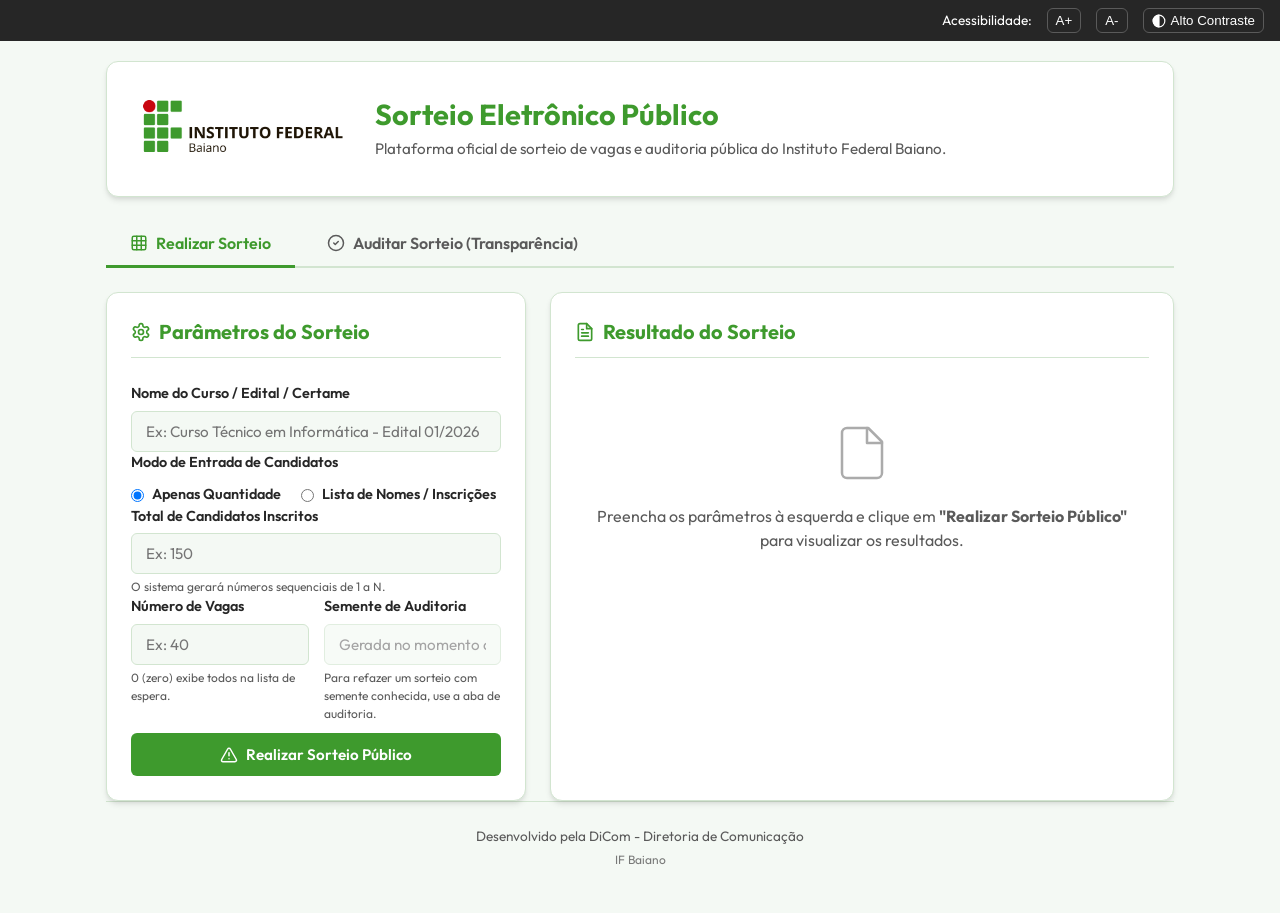
<file: index.html>
<!DOCTYPE html>
<html lang="pt-BR">
<head>
  <meta charset="UTF-8">
  <meta name="viewport" content="width=device-width, initial-scale=1.0">
  <title>Sorteio Eletrônico Oficial - IF Baiano</title>
  <!-- Favicon Institucional IF Baiano -->
  <link rel="icon" type="image/x-icon" href="favicon-if-baiano.ico">
  <link rel="icon" type="image/png" sizes="32x32" href="favicon-if-baiano.png">
  <link rel="icon" type="image/png" sizes="16x16" href="favicon-if-baiano.png">
  <link rel="apple-touch-icon" href="favicon-if-baiano.png">
  <link rel="preconnect" href="https://fonts.googleapis.com">
  <link rel="preconnect" href="https://fonts.gstatic.com" crossorigin>
  <link href="https://fonts.googleapis.com/css2?family=Inter:wght@400;500;600;700&family=Outfit:wght@400;500;600;700&display=swap" rel="stylesheet">
  <link rel="stylesheet" href="styles.css">
</head>
<body>

<!-- Global loading indicator IF Baiano -->
<div id="loading-global" class="loading-overlay" role="status" aria-live="polite">
    <div class="loader-container">
        <div class="loader-logo-wrapper">
            <img src="marca-if-baiano-vertical.png" alt="Logo IF Baiano" class="loader-logo-bg">
            <img src="marca-if-baiano-vertical.png" alt="Logo IF Baiano" class="loader-logo-fill">
        </div>
        <div class="loader-bar">
            <div class="loader-progress"></div>
        </div>
        <div id="loading-global-text" class="loader-text">Carregando o sistema de sorteio...</div>
    </div>
</div>


  <!-- Barra de Acessibilidade -->
  <div class="accessibility-bar" role="navigation" aria-label="Controles de Acessibilidade">
    <span>Acessibilidade:</span>
    <button class="accessibility-btn" onclick="adjustFontSize(0.1)" aria-label="Aumentar tamanho do texto">
      A+
    </button>
    <button class="accessibility-btn" onclick="adjustFontSize(-0.1)" aria-label="Diminuir tamanho do texto">
      A-
    </button>
    <button class="accessibility-btn" onclick="toggleHighContrast()" aria-label="Alternar Alto Contraste">
      <svg width="14" height="14" viewBox="0 0 24 24" fill="none" stroke="currentColor" stroke-width="2" stroke-linecap="round" stroke-linejoin="round" style="vertical-align: middle;">
        <circle cx="12" cy="12" r="10"></circle>
        <path d="M12 2a10 10 0 0 0 0 20v-20Z" fill="currentColor"></path>
      </svg>
      Alto Contraste
    </button>
  </div>

  <div class="app-container">
    <!-- Cabeçalho Principal -->
    <header class="app-header">
      <div class="logo-container">
        <!-- Logo IF Baiano Horizontal -->
        <img src="marca-if-baiano-horizontal.png" alt="Logotipo do IF Baiano">
      </div>
      <div class="header-info">
        <h1>Sorteio Eletrônico Público</h1>
        <p>Plataforma oficial de sorteio de vagas e auditoria pública do Instituto Federal Baiano.</p>
      </div>
    </header>

    <!-- Navegação por Abas -->
    <nav class="tabs-nav" role="tablist">
      <button class="tab-link active" role="tab" aria-selected="true" aria-controls="sorteio-panel" id="sorteio-tab" onclick="switchTab('sorteio')">
        <svg width="18" height="18" viewBox="0 0 24 24" fill="none" stroke="currentColor" stroke-width="2" stroke-linecap="round" stroke-linejoin="round">
          <rect x="3" y="3" width="18" height="18" rx="2" ry="2"></rect>
          <line x1="9" y1="3" x2="9" y2="21"></line>
          <line x1="15" y1="3" x2="15" y2="21"></line>
          <line x1="3" y1="9" x2="21" y2="9"></line>
          <line x1="3" y1="15" x2="21" y2="15"></line>
        </svg>
        Realizar Sorteio
      </button>
      <button class="tab-link" role="tab" aria-selected="false" aria-controls="auditoria-panel" id="auditoria-tab" onclick="switchTab('auditoria')">
        <svg width="18" height="18" viewBox="0 0 24 24" fill="none" stroke="currentColor" stroke-width="2" stroke-linecap="round" stroke-linejoin="round">
          <path d="M12 22c5.523 0 10-4.477 10-10S17.523 2 12 2 2 6.477 2 12s4.477 10 10 10z"></path>
          <path d="m9 12 2 2 4-4"></path>
        </svg>
        Auditar Sorteio (Transparência)
      </button>
    </nav>

    <!-- ABA 1: REALIZAR SORTEIO -->
    <main id="sorteio-panel" class="tab-content active" role="tabpanel" aria-labelledby="sorteio-tab">
      <div class="dashboard-grid">
        
        <!-- Formulário de Configuração do Sorteio -->
        <section class="card">
          <h2 class="card-title">
            <svg width="20" height="20" viewBox="0 0 24 24" fill="none" stroke="currentColor" stroke-width="2" stroke-linecap="round" stroke-linejoin="round">
              <path d="M12.22 2h-.44a2 2 0 0 0-2 2v.18a2 2 0 0 1-1 1.73l-.43.25a2 2 0 0 1-2 0l-.15-.08a2 2 0 0 0-2.73.73l-.22.38a2 2 0 0 0 .73 2.73l.15.1a2 2 0 0 1 1 1.72v.51a2 2 0 0 1-1 1.74l-.15.09a2 2 0 0 0-.73 2.73l.22.38a2 2 0 0 0 2.73.73l.15-.08a2 2 0 0 1 2 0l.43.25a2 2 0 0 1 1 1.73V20a2 2 0 0 0 2 2h.44a2 2 0 0 0 2-2v-.18a2 2 0 0 1 1-1.73l.43-.25a2 2 0 0 1 2 0l.15.08a2 2 0 0 0 2.73-.73l.22-.39a2 2 0 0 0-.73-2.73l-.15-.08a2 2 0 0 1-1-1.74v-.5a2 2 0 0 1 1-1.74l.15-.1a2 2 0 0 0 .73-2.73l-.22-.38a2 2 0 0 0-2.73-.73l-.15.08a2 2 0 0 1-2 0l-.43-.25a2 2 0 0 1-1-1.73V4a2 2 0 0 0-2-2z"></path>
              <circle cx="12" cy="12" r="3"></circle>
            </svg>
            Parâmetros do Sorteio
          </h2>
          
          <form id="form-sorteio" onsubmit="event.preventDefault(); processaSorteio();">
            <div class="form-group">
              <label for="sort-curso">Nome do Curso / Edital / Certame</label>
              <input type="text" id="sort-curso" placeholder="Ex: Curso Técnico em Informática - Edital 01/2026" required>
            </div>

            <div class="form-group">
              <label>Modo de Entrada de Candidatos</label>
              <div style="display: flex; gap: 20px; margin-top: 5px;">
                <label class="checkbox-label">
                  <input type="radio" name="modo-entrada" value="qtd" checked onclick="toggleModoEntrada('qtd')">
                  Apenas Quantidade
                </label>
                <label class="checkbox-label">
                  <input type="radio" name="modo-entrada" value="nomes" onclick="toggleModoEntrada('nomes')">
                  Lista de Nomes / Inscrições
                </label>
              </div>
            </div>

            <!-- Entrada de Candidatos por Quantidade -->
            <div class="form-group" id="grupo-sort-total">
              <label for="sort-total">Total de Candidatos Inscritos</label>
              <input type="number" id="sort-total" min="1" max="99999" placeholder="Ex: 150" required>
              <span class="input-help">O sistema gerará números sequenciais de 1 a N.</span>
            </div>

            <!-- Entrada de Candidatos por Lista -->
            <div class="form-group" id="grupo-sort-nomes" style="display: none;">
              <label for="sort-nomes">Nomes ou Inscrições dos Candidatos (um por linha)</label>
              <textarea id="sort-nomes" rows="8" placeholder="João Silva&#10;Maria Oliveira&#10;Carlos Santos"></textarea>
              <span class="input-help">Cada linha recebe um número pela ordem em que aparece. Use a mesma ordem da lista de inscritos publicada antes do sorteio.</span>

              <div class="arquivo-lista">
                <input type="file" id="sort-arquivo" class="visualmente-oculto" accept=".csv,.txt,text/csv,text/plain" onchange="carregarListaArquivo(this)" aria-describedby="sort-arquivo-ajuda">
                <label for="sort-arquivo" class="btn btn-outline btn-sm">
                  <svg width="16" height="16" viewBox="0 0 24 24" fill="none" stroke="currentColor" stroke-width="2" stroke-linecap="round" stroke-linejoin="round" aria-hidden="true">
                    <path d="M14 2H6a2 2 0 0 0-2 2v16a2 2 0 0 0 2 2h12a2 2 0 0 0 2-2V8z"></path>
                    <polyline points="14 2 14 8 20 8"></polyline>
                    <line x1="12" y1="18" x2="12" y2="12"></line>
                    <polyline points="9 15 12 12 15 15"></polyline>
                  </svg>
                  Carregar lista de um arquivo (.csv ou .txt)
                </label>
                <span id="sort-arquivo-ajuda" class="input-help">O arquivo é lido só no seu computador. Nada é enviado pela internet e nada fica salvo: ao recarregar a página, a lista some. Não inclua CPF, telefone ou endereço, porque o conteúdo de cada linha aparece na ata pública.</span>
                <div id="sort-arquivo-status" role="status" aria-live="polite"></div>
              </div>
            </div>

            <div class="form-row-2">
              <div class="form-group">
                <label for="sort-vagas">Número de Vagas</label>
                <input type="number" id="sort-vagas" min="0" max="99999" placeholder="Ex: 40" required>
                <span class="input-help">0 (zero) exibe todos na lista de espera.</span>
              </div>
              
              <div class="form-group">
                <label for="sort-semente-input">Semente de Auditoria</label>
                <input type="text" id="sort-semente-input" placeholder="Gerada no momento do sorteio" disabled>
                <span class="input-help">Para refazer um sorteio com semente conhecida, use a aba de auditoria.</span>
              </div>
            </div>

            <button type="submit" class="btn btn-primary" style="width: 100%; margin-top: 10px;">
              <svg width="18" height="18" viewBox="0 0 24 24" fill="none" stroke="currentColor" stroke-width="2" stroke-linecap="round" stroke-linejoin="round">
                <path d="m21.73 18-8-14a2 2 0 0 0-3.48 0l-8 14A2 2 0 0 0 4 21h16a2 2 0 0 0 1.73-3Z"></path>
                <line x1="12" y1="9" x2="12" y2="13"></line>
                <line x1="12" y1="17" x2="12.01" y2="17"></line>
              </svg>
              Realizar Sorteio Público
            </button>
          </form>
        </section>

        <!-- Resultados e Visualização da Ata de Sorteio -->
        <section class="card print-visible" style="position: relative; min-height: 400px;">
          <!-- Loader de Embaralhamento -->
          <div id="sort-loader" class="loader-overlay">
            <div class="loader-container">
              <div class="loader-logo-wrapper">
                <img src="marca-if-baiano-vertical.png" alt="Logo IF Baiano" class="loader-logo-bg">
                <img src="marca-if-baiano-vertical.png" alt="Logo IF Baiano" class="loader-logo-fill">
              </div>
              <div class="loader-bar">
                <div class="loader-progress"></div>
              </div>
              <div class="loader-text" id="loader-text">Embaralhando candidatos...</div>
              <div class="loading-subtext">Algoritmo IFBSort v2 (SHA-256 e Fisher-Yates)</div>
            </div>
          </div>

          <h2 class="card-title">
            <svg width="20" height="20" viewBox="0 0 24 24" fill="none" stroke="currentColor" stroke-width="2" stroke-linecap="round" stroke-linejoin="round">
              <path d="M14 2H6a2 2 0 0 0-2 2v16a2 2 0 0 0 2 2h12a2 2 0 0 0 2-2V8z"></path>
              <polyline points="14 2 14 8 20 8"></polyline>
              <line x1="16" y1="13" x2="8" y2="13"></line>
              <line x1="16" y1="17" x2="8" y2="17"></line>
              <polyline points="10 9 9 9 8 9"></polyline>
            </svg>
            Resultado do Sorteio
          </h2>

          <div id="sort-empty-state" style="text-align: center; padding: 40px 20px; color: var(--text-light);">
            <svg width="60" height="60" viewBox="0 0 24 24" fill="none" stroke="currentColor" stroke-width="1" stroke-linecap="round" stroke-linejoin="round" style="margin-bottom: 15px; opacity: 0.5;">
              <path d="M14.5 2H6a2 2 0 0 0-2 2v16a2 2 0 0 0 2 2h12a2 2 0 0 0 2-2V7.5L14.5 2z"></path>
              <polyline points="14 2 14 8 20 8"></polyline>
            </svg>
            <p>Preencha os parâmetros à esquerda e clique em <b>"Realizar Sorteio Público"</b> para visualizar os resultados.</p>
          </div>

          <div id="sort-results-wrapper" style="display: none;" class="print-visible">
            <div class="result-header">
              <div class="result-meta">
                <h3 id="print-curso-titulo" style="font-size: 1.3rem; margin-bottom: 4px;">Curso Técnico</h3>
                <p style="font-size: 0.85rem; color: var(--text-light);">
                  Realizado em: <span id="res-data-hora">--/--/---- --:--:--</span>
                </p>
                <div style="margin-top: 8px; display: flex; align-items: center; gap: 8px; flex-wrap: wrap;">
                  <span class="badge badge-primary semente-destaque">Semente: <b id="res-semente">--</b></span>
                  <span class="badge badge-success">Inscritos: <b id="res-inscritos">0</b></span>
                  <span class="badge badge-warning">Vagas: <b id="res-vagas">0</b></span>
                  <span class="badge badge-primary">Algoritmo: <b id="res-versao">--</b></span>
                </div>
              </div>
              <div class="result-actions">
                <button class="btn btn-outline btn-sm" onclick="copiarResultadoTexto()" title="Copiar lista completa em texto">
                  Copiar Texto
                </button>
                <button class="btn btn-outline btn-sm" onclick="exportarCSV()" title="Exportar tabela para Excel/CSV">
                  Exportar CSV
                </button>
                <button class="btn btn-primary btn-sm" onclick="window.print()" title="Imprimir Ata Oficial do Sorteio">
                  <svg width="14" height="14" viewBox="0 0 24 24" fill="none" stroke="currentColor" stroke-width="2" stroke-linecap="round" stroke-linejoin="round">
                    <polyline points="6 9 6 2 18 2 18 9"></polyline>
                    <path d="M6 18H4a2 2 0 0 1-2-2v-5a2 2 0 0 1 2-2h16a2 2 0 0 1 2 2v5a2 2 0 0 1-2 2h-2"></path>
                    <rect x="6" y="14" width="12" height="8"></rect>
                  </svg>
                  Imprimir Ata
                </button>
              </div>
            </div>

            <!-- Lista de Sorteados / Espera -->
            <div class="sort-list" id="res-lista-sorteados" role="region" aria-label="Lista ordenada de candidatos sorteados">
              <!-- Renderização dinâmica -->
            </div>

          </div>
        </section>
      </div>
    </main>

    <!-- ABA 2: AUDITAR SORTEIO -->
    <main id="auditoria-panel" class="tab-content" role="tabpanel" aria-labelledby="auditoria-tab">
      <div class="dashboard-grid">
        
        <!-- Formulário de Auditoria -->
        <section class="card">
          <h2 class="card-title">
            <svg width="20" height="20" viewBox="0 0 24 24" fill="none" stroke="currentColor" stroke-width="2" stroke-linecap="round" stroke-linejoin="round">
              <path d="M12 22c5.523 0 10-4.477 10-10S17.523 2 12 2 2 6.477 2 12s4.477 10 10 10z"></path>
              <path d="m9 12 2 2 4-4"></path>
            </svg>
            Parâmetros de Auditoria
          </h2>
          
          <form id="form-auditoria" onsubmit="event.preventDefault(); processaAuditoria();">
            <div class="alert alert-info">
              <svg width="18" height="18" viewBox="0 0 24 24" fill="none" stroke="currentColor" stroke-width="2" style="flex-shrink:0;">
                <circle cx="12" cy="12" r="10"></circle>
                <line x1="12" y1="16" x2="12" y2="12"></line>
                <line x1="12" y1="8" x2="12.01" y2="8"></line>
              </svg>
              <div>
                <b>O que é Auditoria?</b> Qualquer sorteio eletrônico oficial do IF Baiano publica sua Semente ao final. Informando a mesma semente, o mesmo número de candidatos e a mesma quantidade de vagas, o sistema gerará exatamente o mesmo resultado. A versão do algoritmo é reconhecida pela própria semente: sementes numéricas são da versão 1, e sementes iniciadas por <b>v2-</b> são da versão 2.
              </div>
            </div>

            <p class="nota-auditoria">
              A auditoria mostra os <b>números de inscrição</b>, e não os nomes. Para saber quem é cada número, use a lista numerada publicada antes do sorteio.
              <a href="como-auditar.html" class="link-tutorial">Como auditar, passo a passo</a>
            </p>

            <div class="form-group" style="margin-top: 10px;">
              <label for="aud-semente">Semente (Seed) Publicada</label>
              <input type="text" id="aud-semente" placeholder="Ex: 1783948576102 ou v2-3f9a1c0b7e24d568" required>
              <span class="input-help">Copie a semente exatamente como aparece na ata do sorteio.</span>
            </div>

            <div class="form-group">
              <label for="aud-total">Total de Candidatos Inscritos</label>
              <input type="number" id="aud-total" min="1" max="99999" placeholder="Ex: 150" required>
            </div>

            <div class="form-group">
              <label for="aud-vagas">Número de Vagas</label>
              <input type="number" id="aud-vagas" min="0" max="99999" placeholder="Ex: 40" required>
            </div>

            <button type="submit" class="btn btn-primary" style="width: 100%; margin-top: 10px;">
              <svg width="18" height="18" viewBox="0 0 24 24" fill="none" stroke="currentColor" stroke-width="2" stroke-linecap="round" stroke-linejoin="round">
                <path d="M21.5 2v6h-6M21.34 15.57a10 10 0 1 1-.57-8.38l5.67-5.67"></path>
              </svg>
              Gerar Lista de Auditoria
            </button>
          </form>
        </section>

        <!-- Resultados e Confronto da Auditoria -->
        <section class="card" style="position: relative; min-height: 400px;">
          <!-- Loader de Auditoria -->
          <div id="aud-loader" class="loader-overlay">
            <div class="spinner"></div>
            <div class="loading-text">Reconstruindo sorteio...</div>
            <div class="loading-subtext">Aplicando o algoritmo IFBSort indicado pela semente</div>
          </div>

          <h2 class="card-title">
            <svg width="20" height="20" viewBox="0 0 24 24" fill="none" stroke="currentColor" stroke-width="2" stroke-linecap="round" stroke-linejoin="round">
              <path d="M12 22c5.523 0 10-4.477 10-10S17.523 2 12 2 2 6.477 2 12s4.477 10 10 10z"></path>
              <path d="m9 12 2 2 4-4"></path>
            </svg>
            Lista de Auditoria Gerada
          </h2>

          <div id="aud-empty-state" style="text-align: center; padding: 40px 20px; color: var(--text-light);">
            <svg width="60" height="60" viewBox="0 0 24 24" fill="none" stroke="currentColor" stroke-width="1" stroke-linecap="round" stroke-linejoin="round" style="margin-bottom: 15px; opacity: 0.5;">
              <circle cx="12" cy="12" r="10"></circle>
              <line x1="12" y1="16" x2="12" y2="12"></line>
              <line x1="12" y1="8" x2="12.01" y2="8"></line>
            </svg>
            <p>Preencha os parâmetros à esquerda e clique em <b>"Gerar Lista de Auditoria"</b> para iniciar a auditoria pública.</p>
          </div>

          <div id="aud-results-wrapper" style="display: none;">
            <!-- Painel de Confronto Rápido -->
            <div class="audit-compare-box">
              <label for="aud-compare-input" style="font-size: 0.95rem; color: var(--primary-color);">
                <b>Confrontar com o Resultado Publicado</b>
              </label>
              <textarea id="aud-compare-input" rows="3" placeholder="Cole aqui a lista oficial: pode ser o texto da ata, o CSV exportado ou só os números de inscrição, em ordem de classificação." oninput="confrontaResultados()"></textarea>
              <div id="aud-compare-status">
                <!-- Status do Confronto (Sucesso / Erro / Aviso) -->
              </div>
            </div>

            <div class="result-header" style="margin-top: 20px;">
              <div class="result-meta">
                <h3>Lista Auditada</h3>
                <div style="margin-top: 8px; display: flex; align-items: center; gap: 8px; flex-wrap: wrap;">
                  <span class="badge badge-primary semente-destaque">Semente: <b id="aud-res-semente">--</b></span>
                  <span class="badge badge-success">Inscritos: <b id="aud-res-inscritos">0</b></span>
                  <span class="badge badge-warning">Vagas: <b id="aud-res-vagas">0</b></span>
                  <span class="badge badge-primary">Algoritmo: <b id="aud-res-versao">--</b></span>
                </div>
              </div>
              <div class="result-actions">
                <button class="btn btn-outline btn-sm" onclick="copiarAuditoriaTexto()">
                  Copiar Texto
                </button>
              </div>
            </div>

            <!-- Lista de Sorteados Auditados -->
            <div class="sort-list" id="aud-lista-sorteados">
              <!-- Renderização dinâmica -->
            </div>
          </div>
        </section>
      </div>
    </main>

    <!-- Rodapé -->
    <footer>
      <p>Desenvolvido pela DiCom - Diretoria de Comunicação</p>
      <p style="font-size: 0.75rem; margin-top: 5px; opacity: 0.8;">
        IF Baiano
      </p>
    </footer>
  </div>

  <!-- Motor de sorteio (v1 congelada para auditoria + v2) -->
  <script src="motor-sorteio.js"></script>
  <script>
    // Configurações Globais e de Acessibilidade
    let currentZoom = 1.0;
    
    function adjustFontSize(amount) {
      currentZoom += amount;
      if (currentZoom < 0.8) currentZoom = 0.8;
      if (currentZoom > 1.6) currentZoom = 1.6;
      document.documentElement.style.setProperty('--font-scale', currentZoom + 'rem');
    }

    function toggleHighContrast() {
      document.body.classList.toggle('high-contrast');
      const isHc = document.body.classList.contains('high-contrast');
      localStorage.setItem('high-contrast', isHc ? '1' : '0');
    }

    // Carregar configurações locais salvas
    window.addEventListener('DOMContentLoaded', () => {
      if (localStorage.getItem('high-contrast') === '1') {
        document.body.classList.add('high-contrast');
      }
    });

    // Alternância de Abas (Tabs)
    function switchTab(tabName) {
      const tabs = ['sorteio', 'auditoria'];
      tabs.forEach(t => {
        const link = document.getElementById(`${t}-tab`);
        const panel = document.getElementById(`${t}-panel`);
        if (t === tabName) {
          link.classList.add('active');
          link.setAttribute('aria-selected', 'true');
          panel.classList.add('active');
        } else {
          link.classList.remove('active');
          link.setAttribute('aria-selected', 'false');
          panel.classList.remove('active');
        }
      });
    }

    // Alternar Modo de Entrada (Qtd vs Nomes)
    function toggleModoEntrada(modo) {
      const grupoTotal = document.getElementById('grupo-sort-total');
      const grupoNomes = document.getElementById('grupo-sort-nomes');
      const inputTotal = document.getElementById('sort-total');
      const inputNomes = document.getElementById('sort-nomes');

      if (modo === 'qtd') {
        grupoTotal.style.display = 'flex';
        grupoNomes.style.display = 'none';
        inputTotal.required = true;
        inputNomes.required = false;
      } else {
        grupoTotal.style.display = 'none';
        grupoNomes.style.display = 'flex';
        inputTotal.required = false;
        inputNomes.required = true;
      }
    }

    // ===================== Leitura local de lista (.csv ou .txt) =====================
    // O arquivo é lido na memória do navegador e só preenche a caixa de nomes.
    // Nada é enviado pela rede nem gravado (sem localStorage), e o campo de arquivo é limpo após a leitura.

    const TAMANHO_MAXIMO_ARQUIVO = 5 * 1024 * 1024;
    const PADRAO_CPF = /\b\d{3}\.?\d{3}\.?\d{3}-?\d{2}\b/;
    // Só é cabeçalho a primeira linha em que TODAS as células são títulos conhecidos; assim um candidato
    // chamado, por exemplo, "Ana Nomeriano" nunca é descartado, o que deslocaria a numeração da lista.
    const PADRAO_CABECALHO = /^(n[ºo°.]?\s*(de\s*)?)?(nome( completo| do candidato| da candidata)?|candidat[oa]s?|inscri[cç][aã]o|inscritos?|n[uú]mero( de inscri[cç][aã]o)?|cpf|curso|campus|classifica[cç][aã]o|situa[cç][aã]o|status|e-?mail|telefone)$/i;

    // Excel em português costuma salvar em Windows-1252; tenta UTF-8 primeiro e só então o padrão antigo
    function decodificarArquivo(buffer) {
      let texto;
      try {
        texto = new TextDecoder('utf-8', { fatal: true }).decode(buffer);
      } catch (erro) {
        texto = new TextDecoder('windows-1252').decode(buffer);
      }
      return texto.replace(/^﻿/, '');
    }

    function detectarSeparador(linhas) {
      const amostra = linhas.slice(0, 20).join('\n');
      const contagens = [';', '\t', ','].map(sep => ({ sep, n: amostra.split(sep).length - 1 }));
      const melhor = contagens.sort((a, b) => b.n - a.n)[0];
      return melhor.n > 0 ? melhor.sep : null;
    }

    // Separa uma linha em campos, respeitando aspas ("Silva; João" continua sendo um campo só)
    function separarCampos(linha, separador) {
      if (!separador) return [linha];
      const campos = [];
      let atual = '';
      let entreAspas = false;
      for (let i = 0; i < linha.length; i++) {
        const c = linha[i];
        if (c === '"') {
          if (entreAspas && linha[i + 1] === '"') { atual += '"'; i++; }
          else entreAspas = !entreAspas;
        } else if (c === separador && !entreAspas) {
          campos.push(atual);
          atual = '';
        } else {
          atual += c;
        }
      }
      campos.push(atual);
      return campos.map(campo => campo.trim());
    }

    // Converte o texto do arquivo em uma linha por candidato. Com várias colunas, junta as preenchidas
    // com " - " (ex.: "2026014 - Maria Souza"). A primeira linha é descartada se for um cabeçalho.
    function lerListaDoTexto(texto) {
      const linhas = texto.split(/\r?\n/).filter(l => l.trim().length > 0);
      const separador = detectarSeparador(linhas);
      const registros = linhas.map(l => separarCampos(l, separador).filter(c => c.length > 0));

      let cabecalho = '';
      if (registros.length > 0 && registros[0].length > 0 && registros[0].every(c => PADRAO_CABECALHO.test(c))) {
        cabecalho = registros.shift().join(' - ');
      }

      const nomes = registros.map(r => r.join(' - ')).filter(n => n.length > 0);
      return { nomes, cabecalho, temCpf: nomes.some(n => PADRAO_CPF.test(n)) };
    }

    function mostrarStatusArquivo(tipo, titulo, linhasDetalhe) {
      const status = document.getElementById('sort-arquivo-status');
      status.innerHTML = '';
      const caixa = document.createElement('div');
      caixa.className = `alert alert-${tipo}`;
      caixa.style.marginTop = '8px';
      const conteudo = document.createElement('div');
      const forte = document.createElement('b');
      forte.textContent = titulo;
      conteudo.appendChild(forte);
      linhasDetalhe.forEach(texto => {
        conteudo.appendChild(document.createElement('br'));
        conteudo.appendChild(document.createTextNode(texto));
      });
      caixa.appendChild(conteudo);
      status.appendChild(caixa);
    }

    function carregarListaArquivo(campo) {
      const arquivo = campo.files && campo.files[0];
      if (!arquivo) return;

      if (arquivo.size > TAMANHO_MAXIMO_ARQUIVO) {
        mostrarStatusArquivo('danger', 'Arquivo muito grande.', ['O limite é de 5 MB. Confira se escolheu a lista certa.']);
        campo.value = '';
        return;
      }

      const caixaNomes = document.getElementById('sort-nomes');
      if (caixaNomes.value.trim() && !confirm('A caixa de nomes já tem conteúdo. Deseja substituir pela lista do arquivo?')) {
        campo.value = '';
        return;
      }

      const leitor = new FileReader();
      leitor.onload = () => {
        const { nomes, cabecalho, temCpf } = lerListaDoTexto(decodificarArquivo(leitor.result));
        campo.value = '';

        if (nomes.length === 0) {
          mostrarStatusArquivo('danger', 'Nenhum nome encontrado no arquivo.', ['Use um arquivo com um candidato por linha.']);
          return;
        }

        caixaNomes.value = nomes.join('\n');

        const conferencia = [`nº 1: ${nomes[0]}`];
        if (nomes.length > 2) conferencia.push(`nº 2: ${nomes[1]}`);
        if (nomes.length > 1) conferencia.push(`nº ${nomes.length}: ${nomes[nomes.length - 1]}`);

        const detalhes = [
          `${nomes.length} candidato(s) carregado(s).`,
          ...(cabecalho ? [`A primeira linha ("${cabecalho}") foi tratada como títulos de coluna e não entrou na lista.`] : []),
          `Confira com a lista publicada: ${conferencia.join('; ')}.`
        ];
        if (temCpf) {
          detalhes.push('Atenção: o arquivo parece conter CPF. O conteúdo de cada linha aparece na ata pública. Remova o CPF antes de sortear.');
        }
        mostrarStatusArquivo(temCpf ? 'warning' : 'success', 'Lista carregada.', detalhes);
      };
      leitor.onerror = () => {
        campo.value = '';
        mostrarStatusArquivo('danger', 'Não foi possível ler o arquivo.', ['Tente salvar a planilha novamente como CSV e carregue outra vez.']);
      };
      leitor.readAsArrayBuffer(arquivo);
    }

    // Variáveis locais para armazenar resultados de sorteios atuais
    let sorteioAtual = {
      curso: "",
      semente: 0,
      versao: "",
      totalInscritos: 0,
      vagas: 0,
      dataHora: "",
      listaNumeros: [], // Guarda a ordem dos números originais embaralhados
      listaCandidatos: [] // Array de {numeroOriginal, nome}
    };

    let auditoriaAtual = {
      semente: 0,
      versao: "",
      totalInscritos: 0,
      vagas: 0,
      listaNumeros: []
    };

    // Executa a lógica de sorteio
    function processaSorteio() {
      const loader = document.getElementById('sort-loader');
      const loaderText = document.getElementById('loader-text');
      const emptyState = document.getElementById('sort-empty-state');
      const resultsWrapper = document.getElementById('sort-results-wrapper');
      
      // Mostrar carregador
      loader.classList.add('active');
      emptyState.style.display = 'none';
      resultsWrapper.style.display = 'none';
      
      // Capturar inputs
      const curso = document.getElementById('sort-curso').value;
      const modoEntrada = document.querySelector('input[name="modo-entrada"]:checked').value;
      const vagas = parseInt(document.getElementById('sort-vagas').value, 10);
      
      let candidatos = [];
      let total = 0;
      
      if (modoEntrada === 'qtd') {
        total = parseInt(document.getElementById('sort-total').value, 10);
        for (let i = 1; i <= total; i++) {
          candidatos.push({ numeroOriginal: i, nome: `Candidato ${i}` });
        }
      } else {
        const nomesText = document.getElementById('sort-nomes').value;
        const linhas = nomesText.split('\n').map(l => l.trim()).filter(l => l.length > 0);
        total = linhas.length;
        if (total === 0) {
          alert("Por favor, insira pelo menos um nome de candidato.");
          loader.classList.remove('active');
          emptyState.style.display = 'block';
          return;
        }
        candidatos = linhas.map((nome, index) => ({
          numeroOriginal: index + 1,
          nome: nome
        }));
      }

      // Semente nova sempre gerada pelo sistema (v2). Semente escolhida à mão só na aba de auditoria.
      const semente = gerarSementeV2();
      document.getElementById('sort-semente-input').value = semente;

      // O cálculo do sorteio (SHA-256 + Fisher-Yates) é praticamente instantâneo,
      // o que faz o resultado parecer suspeito demais, como se já estivesse pronto
      // de antemão. As linhas abaixo impõem um tempo mínimo de exibição do loader
      // e alternam mensagens de etapa, para que o usuário veja o processamento
      // acontecer de fato antes do resultado aparecer.
      const mensagensProcessamento = [
        "Coletando " + total + " candidatos...",
        "Gerando semente criptográfica SHA-256...",
        "Embaralhando com o algoritmo Fisher-Yates...",
        "Verificando integridade do resultado..."
      ];
      let indiceMensagem = 0;
      loaderText.textContent = mensagensProcessamento[indiceMensagem];
      const intervaloMensagens = setInterval(() => {
        indiceMensagem = (indiceMensagem + 1) % mensagensProcessamento.length;
        loaderText.textContent = mensagensProcessamento[indiceMensagem];
      }, 550);

      const inicioProcessamento = Date.now();
      const duracaoMinimaMs = 2200;

      sortearPorSemente(candidatos, semente).then(res => {
        const tempoRestante = Math.max(0, duracaoMinimaMs - (Date.now() - inicioProcessamento));
        setTimeout(() => {
          clearInterval(intervaloMensagens);

          sorteioAtual.curso = curso;
          sorteioAtual.semente = res.semente;
          sorteioAtual.versao = res.versao;
          sorteioAtual.totalInscritos = total;
          sorteioAtual.vagas = vagas;

          const agora = new Date();
          sorteioAtual.dataHora = agora.toLocaleDateString('pt-BR') + ' às ' + agora.toLocaleTimeString('pt-BR');

          sorteioAtual.listaNumeros = res.lista.map(c => c.numeroOriginal);
          sorteioAtual.listaCandidatos = res.lista;

          renderizarSorteio();
          loader.classList.remove('active');
          resultsWrapper.style.display = 'block';
        }, tempoRestante);
      }).catch(err => {
        clearInterval(intervaloMensagens);
        loader.classList.remove('active');
        emptyState.style.display = 'block';
        alert("Não foi possível realizar o sorteio: " + err.message);
      });
    }

    // Monta uma linha da lista com textContent, para que nomes com "<" ou "&" apareçam como foram digitados
    function criarItemLista(posicao, nome, numero, classe) {
      const item = document.createElement('div');
      item.className = classe;
      [['sort-position', posicao + 'º'], ['sort-name', nome], ['sort-number', 'nº ' + numero]].forEach(([cls, txt]) => {
        const span = document.createElement('span');
        span.className = cls;
        span.textContent = txt;
        item.appendChild(span);
      });
      return item;
    }

    // Renderiza a lista de sorteados na tela
    function renderizarSorteio() {
      document.getElementById('print-curso-titulo').textContent = sorteioAtual.curso;
      document.getElementById('res-data-hora').textContent = sorteioAtual.dataHora;
      document.getElementById('res-semente').textContent = sorteioAtual.semente;
      document.getElementById('res-inscritos').textContent = sorteioAtual.totalInscritos;
      document.getElementById('res-vagas').textContent = sorteioAtual.vagas;
      document.getElementById('res-versao').textContent = sorteioAtual.versao;

      const container = document.getElementById('res-lista-sorteados');
      container.innerHTML = "";

      const total = sorteioAtual.totalInscritos;
      const vagas = sorteioAtual.vagas;
      const listaSorteada = sorteioAtual.listaCandidatos;

      // Primeiro criamos as chamadas da Primeira Chamada (Selecionados)
      if (vagas > 0) {
        const divisoriaSelecionados = document.createElement('h4');
        divisoriaSelecionados.style.margin = '15px 0 10px 0';
        divisoriaSelecionados.style.color = 'var(--color-success)';
        divisoriaSelecionados.innerHTML = `Selecionados (Vagas Regulares - 1ª Chamada)`;
        container.appendChild(divisoriaSelecionados);
      }

      // Exibe até a maior quantidade (se houver mais vagas que inscritos, exibe as vagas ociosas)
      const totalItensExibir = Math.max(total, vagas);

      for (let i = 0; i < totalItensExibir; i++) {
        // Se ultrapassou o número de vagas, renderiza separador de Lista de Espera
        if (i === vagas && vagas > 0) {
          const divisoriaEspera = document.createElement('h4');
          divisoriaEspera.style.margin = '25px 0 10px 0';
          divisoriaEspera.style.color = 'var(--color-warning)';
          divisoriaEspera.innerHTML = `Lista de Espera`;
          container.appendChild(divisoriaEspera);
        }

        let item;

        if (i < total) {
          const candidato = listaSorteada[i];
          item = criarItemLista(i + 1, candidato.nome, candidato.numeroOriginal,
            `sort-item ${i < vagas ? 'selected' : 'waiting'}`);
        } else {
          // Vagas ociosas remanescentes
          item = document.createElement('div');
          item.className = `sort-item selected`;
          item.style.border = "1px dashed var(--color-warning)";
          item.style.backgroundColor = "var(--color-warning-bg)";
          item.innerHTML = `
            <span class="sort-position" style="color: var(--color-warning);">${i + 1}º</span>
            <span class="sort-name" style="color: var(--color-warning); font-style: italic; font-weight: 600;">Vaga a preencher ou remanejar</span>
            <span class="sort-number" style="color: var(--color-warning); font-style: italic;">--</span>
          `;
        }
        
        container.appendChild(item);
      }
    }

    // Exportar Resultados como Texto
    function copiarResultadoTexto() {
      if (!sorteioAtual.listaCandidatos.length) return;
      
      let txt = `ATA OFICIAL DO SORTEIO PÚBLICO\n`;
      txt += `Curso/Certame: ${sorteioAtual.curso}\n`;
      txt += `Data/Hora: ${sorteioAtual.dataHora}\n`;
      txt += `Semente Oficial (Seed): ${sorteioAtual.semente}\n`;
      txt += `Total de Candidatos: ${sorteioAtual.totalInscritos}\n`;
      txt += `Total de Vagas: ${sorteioAtual.vagas}\n`;
      txt += `Algoritmo Utilizado: ${sorteioAtual.versao}\n`;
      txt += `========================================\n\n`;
      
      txt += `CLASSIFICAÇÃO DOS CANDIDATOS:\n`;
      const totalItensExibir = Math.max(sorteioAtual.totalInscritos, sorteioAtual.vagas);
      for (let index = 0; index < totalItensExibir; index++) {
        if (index < sorteioAtual.totalInscritos) {
          const candidato = sorteioAtual.listaCandidatos[index];
          const status = index < sorteioAtual.vagas ? 'SELECIONADO (VAGA REGULAR)' : 'LISTA DE ESPERA';
          txt += `${index + 1}º - ${candidato.nome} (Inscrição: ${candidato.numeroOriginal}) - [${status}]\n`;
        } else {
          txt += `${index + 1}º - Vaga a preencher ou remanejar (Inscrição: --) - [VAGA REGULAR VAZIA]\n`;
        }
      }
      
      navigator.clipboard.writeText(txt).then(() => {
        alert("Ata copiada para a área de transferência com sucesso!");
      }).catch(err => {
        alert("Erro ao copiar: " + err);
      });
    }

    // Exportar para CSV (Excel)
    function exportarCSV() {
      if (!sorteioAtual.listaCandidatos.length) return;
      
      let csv = "\uFEFF"; // BOM para o Excel
      csv += "Classificacao;Nome;NumeroInscricao;Status\n";
      
      const totalItensExibir = Math.max(sorteioAtual.totalInscritos, sorteioAtual.vagas);
      for (let index = 0; index < totalItensExibir; index++) {
        if (index < sorteioAtual.totalInscritos) {
          const candidato = sorteioAtual.listaCandidatos[index];
          const status = index < sorteioAtual.vagas ? 'Selecionado' : 'Lista de Espera';
          csv += `${index + 1};"${candidato.nome.replace(/"/g, '""')}";${candidato.numeroOriginal};${status}\n`;
        } else {
          csv += `${index + 1};"Vaga a preencher ou remanejar";--;Vaga Vazia\n`;
        }
      }
      
      const blob = new Blob([csv], { type: 'text/csv;charset=utf-8;' });
      const url = URL.createObjectURL(blob);
      const link = document.createElement("a");
      link.setAttribute("href", url);
      link.setAttribute("download", `sorteio_ifbaiano_${sorteioAtual.semente}.csv`);
      document.body.appendChild(link);
      link.click();
      document.body.removeChild(link);
    }

    // Lógica da Auditoria
    function processaAuditoria() {
      const loader = document.getElementById('aud-loader');
      const emptyState = document.getElementById('aud-empty-state');
      const resultsWrapper = document.getElementById('aud-results-wrapper');
      
      loader.classList.add('active');
      emptyState.style.display = 'none';
      resultsWrapper.style.display = 'none';

      // Parâmetros
      const sementeInput = document.getElementById('aud-semente').value.trim();
      const total = parseInt(document.getElementById('aud-total').value, 10);
      const vagas = parseInt(document.getElementById('aud-vagas').value, 10);

      // Na auditoria, criamos um vetor de números de 1 a N.
      // A versão do algoritmo (v1 ou v2) é decidida pela própria semente, em sortearPorSemente().
      const candidatosNumeros = [];
      for (let i = 1; i <= total; i++) {
        candidatosNumeros.push(i);
      }

      sortearPorSemente(candidatosNumeros, sementeInput).then(res => {
        auditoriaAtual.semente = res.semente;
        auditoriaAtual.versao = res.versao;
        auditoriaAtual.totalInscritos = total;
        auditoriaAtual.vagas = vagas;
        auditoriaAtual.listaNumeros = res.lista;

        renderizarAuditoria();

        loader.classList.remove('active');
        resultsWrapper.style.display = 'block';

        // Zera o campo de confronto anterior
        document.getElementById('aud-compare-input').value = "";
        document.getElementById('aud-compare-status').innerHTML = "";
      }).catch(err => {
        loader.classList.remove('active');
        emptyState.style.display = 'block';
        alert("Não foi possível reconstruir o sorteio: " + err.message);
      });
    }

    function renderizarAuditoria() {
      document.getElementById('aud-res-semente').textContent = auditoriaAtual.semente;
      document.getElementById('aud-res-inscritos').textContent = auditoriaAtual.totalInscritos;
      document.getElementById('aud-res-vagas').textContent = auditoriaAtual.vagas;
      document.getElementById('aud-res-versao').textContent = auditoriaAtual.versao;

      const container = document.getElementById('aud-lista-sorteados');
      container.innerHTML = "";

      const total = auditoriaAtual.totalInscritos;
      const vagas = auditoriaAtual.vagas;
      const ordens = auditoriaAtual.listaNumeros;

      if (vagas > 0) {
        const divSel = document.createElement('h4');
        divSel.style.margin = '15px 0 10px 0';
        divSel.style.color = 'var(--color-success)';
        divSel.innerHTML = `Vagas Regulares (Primeira Chamada)`;
        container.appendChild(divSel);
      }

      const totalItensExibir = Math.max(total, vagas);

      for (let i = 0; i < totalItensExibir; i++) {
        if (i === vagas && vagas > 0) {
          const divEsp = document.createElement('h4');
          divEsp.style.margin = '25px 0 10px 0';
          divEsp.style.color = 'var(--color-warning)';
          divEsp.innerHTML = `Lista de Espera`;
          container.appendChild(divEsp);
        }

        const item = document.createElement('div');
        
        if (i < total) {
          const candidatoNumOriginal = ordens[i];
          item.className = `sort-item ${i < vagas ? 'selected' : 'waiting'}`;
          item.id = `aud-item-pos-${i}`;
          item.innerHTML = `
            <span class="sort-position">${i + 1}º</span>
            <span class="sort-name">Candidato nº ${candidatoNumOriginal}</span>
            <span class="sort-number">nº ${candidatoNumOriginal}</span>
          `;
        } else {
          item.className = `sort-item selected`;
          item.id = `aud-item-pos-${i}`;
          item.style.border = "1px dashed var(--color-warning)";
          item.style.backgroundColor = "var(--color-warning-bg)";
          item.innerHTML = `
            <span class="sort-position" style="color: var(--color-warning);">${i + 1}º</span>
            <span class="sort-name" style="color: var(--color-warning); font-style: italic; font-weight: 600;">Vaga a preencher ou remanejar</span>
            <span class="sort-number" style="color: var(--color-warning); font-style: italic;">--</span>
          `;
        }
        container.appendChild(item);
      }
    }

    function copiarAuditoriaTexto() {
      if (!auditoriaAtual.listaNumeros.length) return;
      
      let txt = `RESULTADO DE AUDITORIA PÚBLICA (ALGORITMO IFBSORT)\n`;
      txt += `Semente (Seed): ${auditoriaAtual.semente}\n`;
      txt += `Algoritmo: ${auditoriaAtual.versao}\n`;
      txt += `Total de Candidatos: ${auditoriaAtual.totalInscritos}\n`;
      txt += `Total de Vagas: ${auditoriaAtual.vagas}\n`;
      txt += `========================================\n\n`;
      
      const totalItensExibir = Math.max(auditoriaAtual.totalInscritos, auditoriaAtual.vagas);
      for (let index = 0; index < totalItensExibir; index++) {
        if (index < auditoriaAtual.totalInscritos) {
          const numOriginal = auditoriaAtual.listaNumeros[index];
          const status = index < auditoriaAtual.vagas ? 'SELECIONADO' : 'LISTA DE ESPERA';
          txt += `${index + 1}º colocado: Candidato número ${numOriginal} [${status}]\n`;
        } else {
          txt += `${index + 1}º colocado: Vaga a preencher ou remanejar [VAGA VAZIA]\n`;
        }
      }
      
      navigator.clipboard.writeText(txt).then(() => {
        alert("Lista de auditoria copiada!");
      });
    }

    // Função de Confronto / Validação Automática de Auditoria
    function confrontaResultados() {
      const inputText = document.getElementById('aud-compare-input').value;
      const statusContainer = document.getElementById('aud-compare-status');
      
      if (inputText.trim() === "") {
        statusContainer.innerHTML = "";
        // Limpar destaques
        for (let i = 0; i < auditoriaAtual.totalInscritos; i++) {
          const el = document.getElementById(`aud-item-pos-${i}`);
          if (el) {
            el.style.border = "";
            el.style.backgroundColor = "";
          }
        }
        return;
      }

      // Isola os números de inscrição, descartando posições (1º) e cabeçalhos da ata
      const numerosInseridos = extrairNumerosConfronto(inputText);

      if (numerosInseridos.length === 0) {
        statusContainer.innerHTML = `
          <div class="alert alert-warning" style="margin-top: 10px;">
            Nenhum número legível foi identificado na área colada. Certifique-se de copiar a coluna de números sorteados.
          </div>
        `;
        return;
      }

      const auditoriaList = auditoriaAtual.listaNumeros;
      let erros = 0;
      let acertos = 0;
      
      // Limpa os estilos
      for (let i = 0; i < auditoriaList.length; i++) {
        const el = document.getElementById(`aud-item-pos-${i}`);
        if (el) {
          el.style.border = "";
          el.style.backgroundColor = "";
        }
      }

      // Compara posições
      const tamanhoConfronto = Math.min(auditoriaList.length, numerosInseridos.length);
      for (let i = 0; i < tamanhoConfronto; i++) {
        const el = document.getElementById(`aud-item-pos-${i}`);
        if (auditoriaList[i] === numerosInseridos[i]) {
          acertos++;
          if (el) {
            el.style.border = "2px solid #2E7D32";
            el.style.backgroundColor = "rgba(46, 125, 50, 0.15)";
          }
        } else {
          erros++;
          if (el) {
            el.style.border = "2px solid #C80710";
            el.style.backgroundColor = "rgba(200, 7, 16, 0.15)";
          }
        }
      }

      const totalFaltando = auditoriaList.length - numerosInseridos.length;

      if (erros === 0 && totalFaltando === 0) {
        statusContainer.innerHTML = `
          <div class="alert alert-success" style="margin-top: 10px;">
            <svg width="18" height="18" viewBox="0 0 24 24" fill="none" stroke="currentColor" stroke-width="2" style="flex-shrink:0;">
              <polyline points="20 6 9 17 4 12"></polyline>
            </svg>
            <div>
              <b>CONFRONTO BATEU 100%!</b><br/>
              A lista inserida coincide perfeitamente com a auditoria oficial gerada pelo motor <b>IFBSort</b> para a semente <b>${auditoriaAtual.semente}</b>.
            </div>
          </div>
        `;
      } else if (erros > 0) {
        statusContainer.innerHTML = `
          <div class="alert alert-danger" style="margin-top: 10px;">
            <svg width="18" height="18" viewBox="0 0 24 24" fill="none" stroke="currentColor" stroke-width="2" style="flex-shrink:0;">
              <circle cx="12" cy="12" r="10"></circle>
              <line x1="12" y1="8" x2="12" y2="12"></line>
              <line x1="12" y1="16" x2="12.01" y2="16"></line>
            </svg>
            <div>
              <b>DIVERGÊNCIA ENCONTRADA!</b><br/>
              Foram detectadas <b>${erros} divergências</b> de classificação. As posições divergentes estão assinaladas em vermelho na lista.
            </div>
          </div>
        `;
      } else if (totalFaltando < 0) {
        statusContainer.innerHTML = `
          <div class="alert alert-warning" style="margin-top: 10px;">
            <div>
              <b>LISTA COLADA MAIOR QUE A AUDITADA</b><br/>
              Os ${acertos} classificados da auditoria batem, mas a lista colada tem <b>${-totalFaltando}</b> número(s) a mais que o total de ${auditoriaList.length} inscritos. Confira o total de inscritos informado.
            </div>
          </div>
        `;
      } else if (totalFaltando > 0) {
        statusContainer.innerHTML = `
          <div class="alert alert-info" style="margin-top: 10px;">
            <svg width="18" height="18" viewBox="0 0 24 24" fill="none" stroke="currentColor" stroke-width="2" style="flex-shrink:0;">
              <circle cx="12" cy="12" r="10"></circle>
              <line x1="12" y1="16" x2="12" y2="12"></line>
              <line x1="12" y1="8" x2="12.01" y2="8"></line>
            </svg>
            <div>
              <b>LISTA PARCIALMENTE CONFRONTADA</b><br/>
              Os primeiros ${acertos} classificados batem perfeitamente. Faltam <b>${totalFaltando}</b> candidatos para completar a lista auditada total de ${auditoriaList.length}.
            </div>
          </div>
        `;
      }
    }
  </script>
<script>

let startTimeLoading = 0;
function showLoading(show, message) {
    const loader = document.getElementById('loading-global');
    if (!loader) return;
    if (show) {
        if (message) {
            const textEl = document.getElementById('loading-global-text') || loader.querySelector('.loader-text');
            if (textEl) textEl.textContent = message;
        }
        startTimeLoading = Date.now();
        loader.style.display = 'flex';
        void loader.offsetHeight;
        loader.style.opacity = '1';
        loader.style.visibility = 'visible';
    } else {
        const elapsed = Date.now() - startTimeLoading;
        const minDuration = 300;
        const remaining = Math.max(0, minDuration - elapsed);
        setTimeout(() => {
            loader.style.opacity = '0';
            loader.style.visibility = 'hidden';
            setTimeout(() => {
                loader.style.display = 'none';
            }, 400);
        }, remaining);
    }
}

window.addEventListener('load', function() {
    showLoading(true);
    showLoading(false);
});
</script>
</body>
</html>
</file>
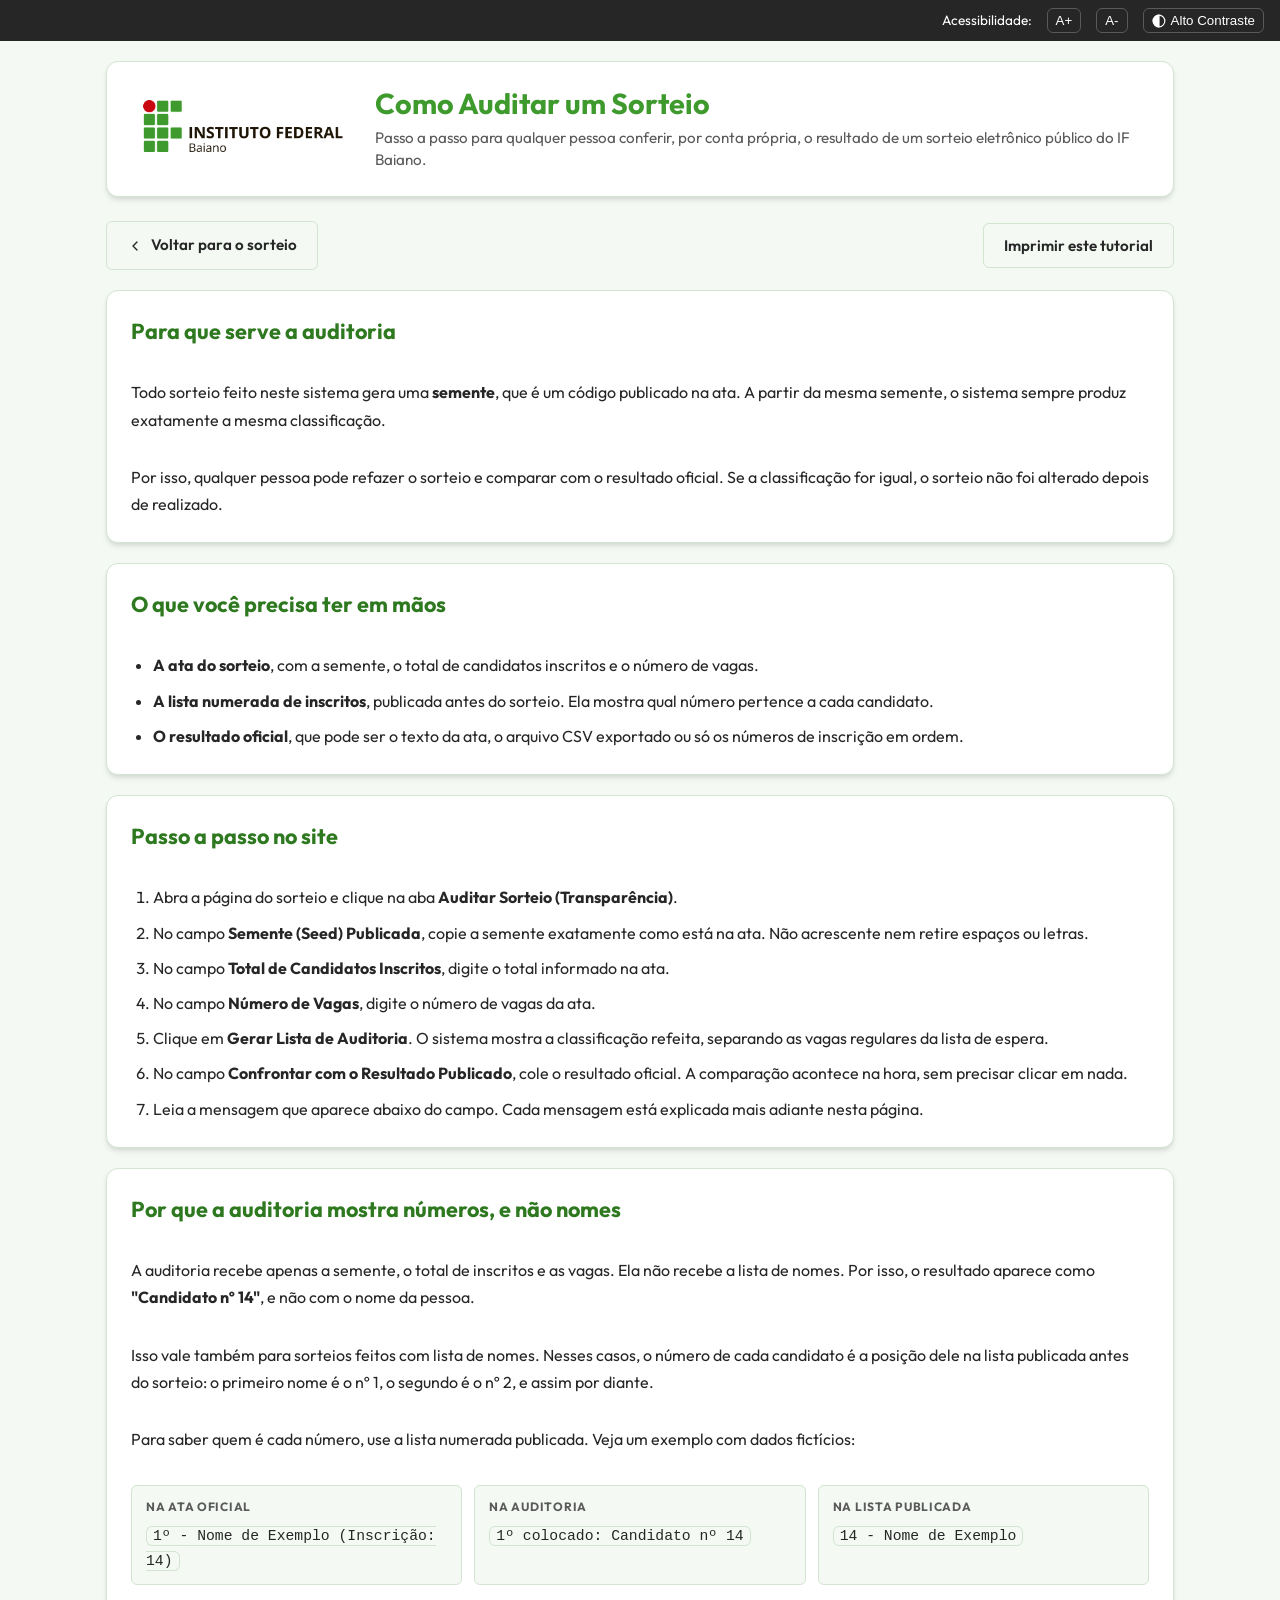
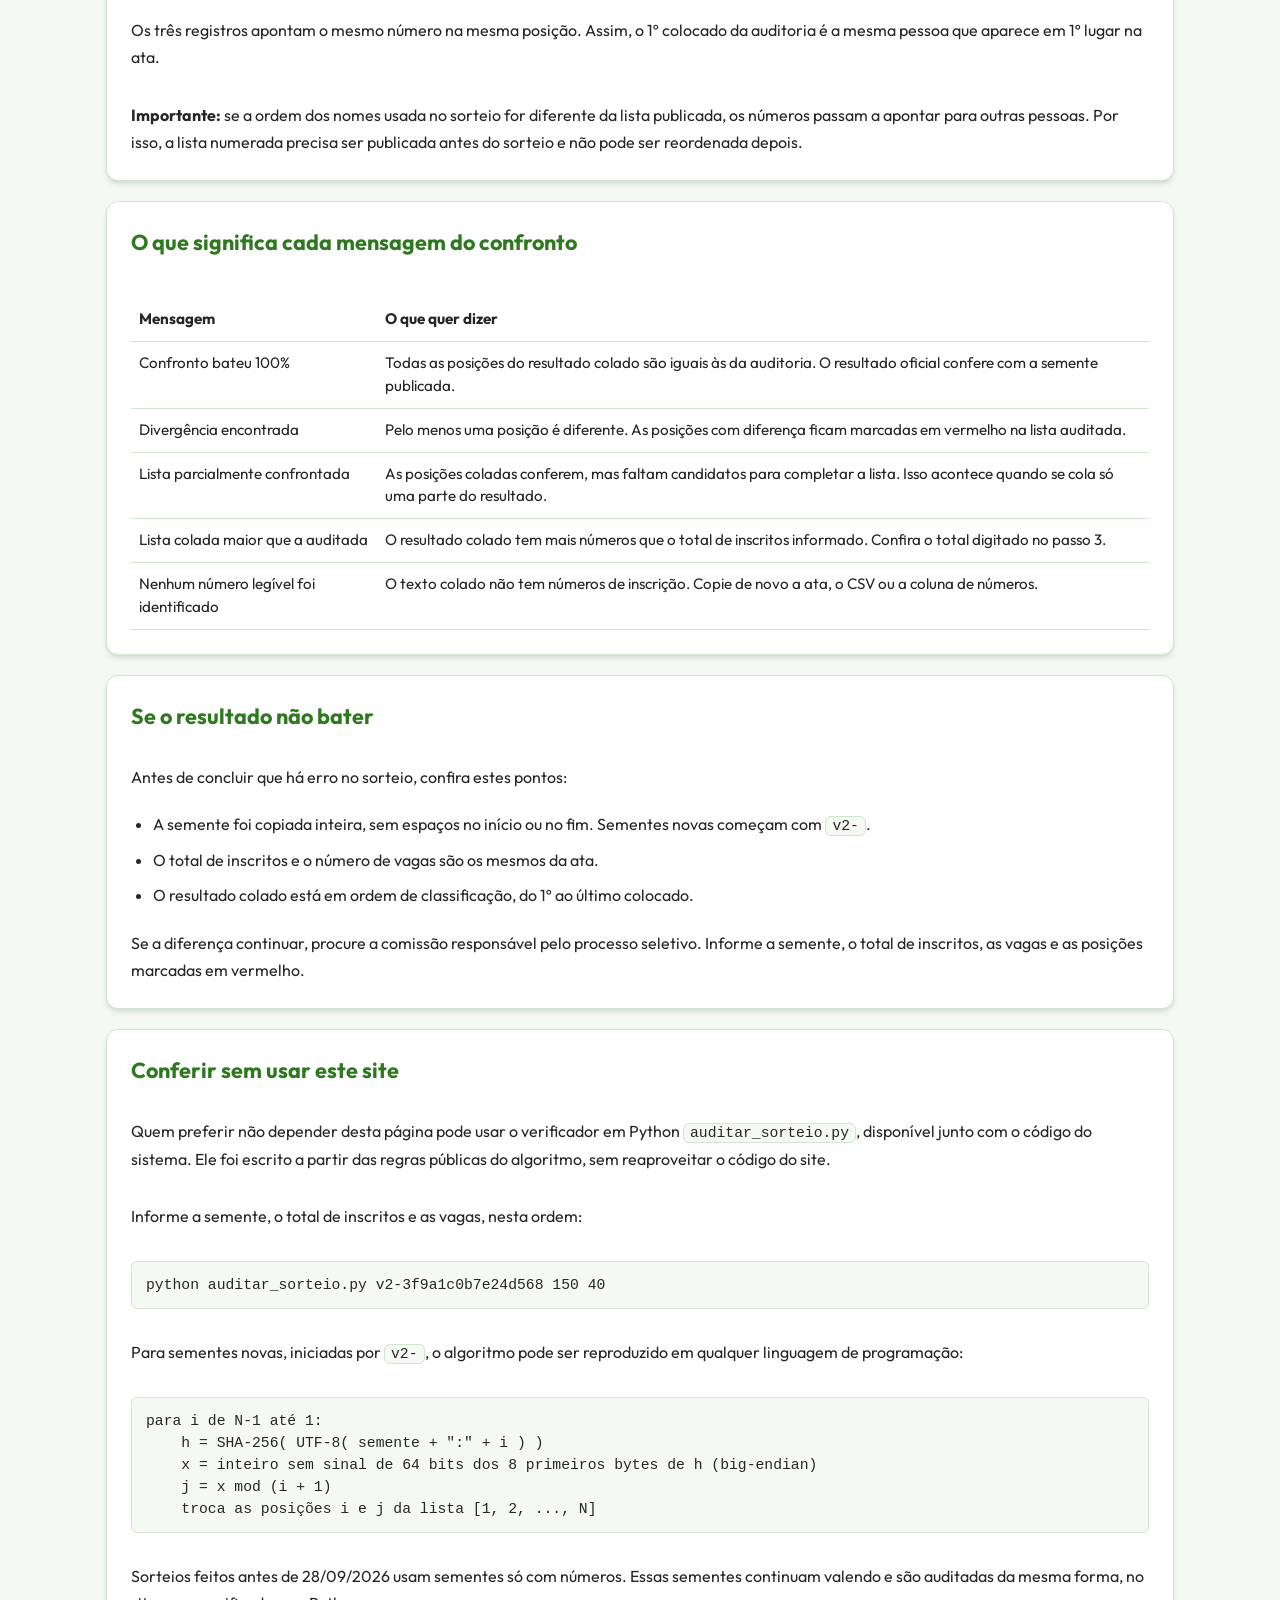
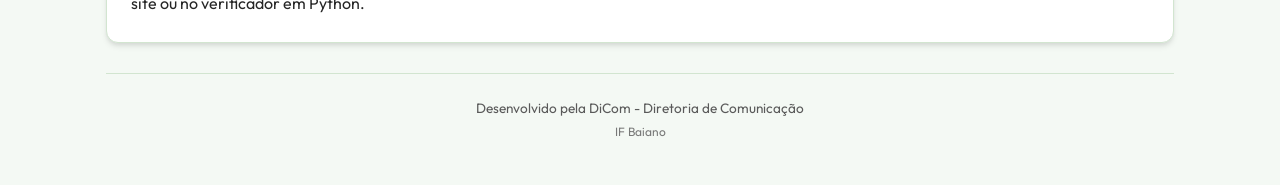
<file: como-auditar.html>
<!DOCTYPE html>
<html lang="pt-BR">
<head>
  <meta charset="UTF-8">
  <meta name="viewport" content="width=device-width, initial-scale=1.0">
  <title>Como Auditar um Sorteio - Sorteio Eletrônico IF Baiano</title>
  <meta name="description" content="Passo a passo para conferir, de forma independente, o resultado de um sorteio eletrônico público do IF Baiano.">
  <!-- Favicon Institucional IF Baiano -->
  <link rel="icon" type="image/x-icon" href="favicon-if-baiano.ico">
  <link rel="icon" type="image/png" sizes="32x32" href="favicon-if-baiano.png">
  <link rel="icon" type="image/png" sizes="16x16" href="favicon-if-baiano.png">
  <link rel="apple-touch-icon" href="favicon-if-baiano.png">
  <link rel="preconnect" href="https://fonts.googleapis.com">
  <link rel="preconnect" href="https://fonts.gstatic.com" crossorigin>
  <link href="https://fonts.googleapis.com/css2?family=Inter:wght@400;500;600;700&family=Outfit:wght@400;500;600;700&display=swap" rel="stylesheet">
  <link rel="stylesheet" href="styles.css">
</head>
<body>

  <!-- Barra de Acessibilidade -->
  <div class="accessibility-bar" role="navigation" aria-label="Controles de Acessibilidade">
    <span>Acessibilidade:</span>
    <button class="accessibility-btn" onclick="adjustFontSize(0.1)" aria-label="Aumentar tamanho do texto">A+</button>
    <button class="accessibility-btn" onclick="adjustFontSize(-0.1)" aria-label="Diminuir tamanho do texto">A-</button>
    <button class="accessibility-btn" onclick="toggleHighContrast()" aria-label="Alternar Alto Contraste">
      <svg width="14" height="14" viewBox="0 0 24 24" fill="none" stroke="currentColor" stroke-width="2" stroke-linecap="round" stroke-linejoin="round" style="vertical-align: middle;" aria-hidden="true">
        <circle cx="12" cy="12" r="10"></circle>
        <path d="M12 2a10 10 0 0 0 0 20v-20Z" fill="currentColor"></path>
      </svg>
      Alto Contraste
    </button>
  </div>

  <div class="app-container">
    <header class="app-header">
      <div class="logo-container">
        <img src="marca-if-baiano-horizontal.png" alt="Logotipo do IF Baiano">
      </div>
      <div class="header-info">
        <h1>Como Auditar um Sorteio</h1>
        <p>Passo a passo para qualquer pessoa conferir, por conta própria, o resultado de um sorteio eletrônico público do IF Baiano.</p>
      </div>
    </header>

    <div class="tutorial-topo">
      <a href="index.html" class="btn btn-outline btn-sm">
        <svg width="16" height="16" viewBox="0 0 24 24" fill="none" stroke="currentColor" stroke-width="2" stroke-linecap="round" stroke-linejoin="round" aria-hidden="true">
          <polyline points="15 18 9 12 15 6"></polyline>
        </svg>
        Voltar para o sorteio
      </a>
      <button type="button" class="btn btn-outline btn-sm" onclick="window.print()">Imprimir este tutorial</button>
    </div>

    <main class="tutorial">

      <section class="card" aria-labelledby="t-para-que">
        <h2 id="t-para-que">Para que serve a auditoria</h2>
        <p>Todo sorteio feito neste sistema gera uma <b>semente</b>, que é um código publicado na ata. A partir da mesma semente, o sistema sempre produz exatamente a mesma classificação.</p>
        <p>Por isso, qualquer pessoa pode refazer o sorteio e comparar com o resultado oficial. Se a classificação for igual, o sorteio não foi alterado depois de realizado.</p>
      </section>

      <section class="card" aria-labelledby="t-precisa">
        <h2 id="t-precisa">O que você precisa ter em mãos</h2>
        <ul>
          <li><b>A ata do sorteio</b>, com a semente, o total de candidatos inscritos e o número de vagas.</li>
          <li><b>A lista numerada de inscritos</b>, publicada antes do sorteio. Ela mostra qual número pertence a cada candidato.</li>
          <li><b>O resultado oficial</b>, que pode ser o texto da ata, o arquivo CSV exportado ou só os números de inscrição em ordem.</li>
        </ul>
      </section>

      <section class="card" aria-labelledby="t-passos">
        <h2 id="t-passos">Passo a passo no site</h2>
        <ol>
          <li>Abra a página do sorteio e clique na aba <b>Auditar Sorteio (Transparência)</b>.</li>
          <li>No campo <b>Semente (Seed) Publicada</b>, copie a semente exatamente como está na ata. Não acrescente nem retire espaços ou letras.</li>
          <li>No campo <b>Total de Candidatos Inscritos</b>, digite o total informado na ata.</li>
          <li>No campo <b>Número de Vagas</b>, digite o número de vagas da ata.</li>
          <li>Clique em <b>Gerar Lista de Auditoria</b>. O sistema mostra a classificação refeita, separando as vagas regulares da lista de espera.</li>
          <li>No campo <b>Confrontar com o Resultado Publicado</b>, cole o resultado oficial. A comparação acontece na hora, sem precisar clicar em nada.</li>
          <li>Leia a mensagem que aparece abaixo do campo. Cada mensagem está explicada mais adiante nesta página.</li>
        </ol>
      </section>

      <section class="card" aria-labelledby="t-numeros">
        <h2 id="t-numeros">Por que a auditoria mostra números, e não nomes</h2>
        <p>A auditoria recebe apenas a semente, o total de inscritos e as vagas. Ela não recebe a lista de nomes. Por isso, o resultado aparece como <b>"Candidato nº 14"</b>, e não com o nome da pessoa.</p>
        <p>Isso vale também para sorteios feitos com lista de nomes. Nesses casos, o número de cada candidato é a posição dele na lista publicada antes do sorteio: o primeiro nome é o nº 1, o segundo é o nº 2, e assim por diante.</p>
        <p>Para saber quem é cada número, use a lista numerada publicada. Veja um exemplo com dados fictícios:</p>

        <div class="tutorial-cruzamento">
          <div>
            <span class="rotulo">Na ata oficial</span>
            <code>1º - Nome de Exemplo (Inscrição: 14)</code>
          </div>
          <div>
            <span class="rotulo">Na auditoria</span>
            <code>1º colocado: Candidato nº 14</code>
          </div>
          <div>
            <span class="rotulo">Na lista publicada</span>
            <code>14 - Nome de Exemplo</code>
          </div>
        </div>

        <p>Os três registros apontam o mesmo número na mesma posição. Assim, o 1º colocado da auditoria é a mesma pessoa que aparece em 1º lugar na ata.</p>
        <p><b>Importante:</b> se a ordem dos nomes usada no sorteio for diferente da lista publicada, os números passam a apontar para outras pessoas. Por isso, a lista numerada precisa ser publicada antes do sorteio e não pode ser reordenada depois.</p>
      </section>

      <section class="card" aria-labelledby="t-mensagens">
        <h2 id="t-mensagens">O que significa cada mensagem do confronto</h2>
        <table class="tutorial-tabela">
          <thead>
            <tr><th scope="col">Mensagem</th><th scope="col">O que quer dizer</th></tr>
          </thead>
          <tbody>
            <tr>
              <td>Confronto bateu 100%</td>
              <td>Todas as posições do resultado colado são iguais às da auditoria. O resultado oficial confere com a semente publicada.</td>
            </tr>
            <tr>
              <td>Divergência encontrada</td>
              <td>Pelo menos uma posição é diferente. As posições com diferença ficam marcadas em vermelho na lista auditada.</td>
            </tr>
            <tr>
              <td>Lista parcialmente confrontada</td>
              <td>As posições coladas conferem, mas faltam candidatos para completar a lista. Isso acontece quando se cola só uma parte do resultado.</td>
            </tr>
            <tr>
              <td>Lista colada maior que a auditada</td>
              <td>O resultado colado tem mais números que o total de inscritos informado. Confira o total digitado no passo 3.</td>
            </tr>
            <tr>
              <td>Nenhum número legível foi identificado</td>
              <td>O texto colado não tem números de inscrição. Copie de novo a ata, o CSV ou a coluna de números.</td>
            </tr>
          </tbody>
        </table>
      </section>

      <section class="card" aria-labelledby="t-nao-bate">
        <h2 id="t-nao-bate">Se o resultado não bater</h2>
        <p>Antes de concluir que há erro no sorteio, confira estes pontos:</p>
        <ul>
          <li>A semente foi copiada inteira, sem espaços no início ou no fim. Sementes novas começam com <code>v2-</code>.</li>
          <li>O total de inscritos e o número de vagas são os mesmos da ata.</li>
          <li>O resultado colado está em ordem de classificação, do 1º ao último colocado.</li>
        </ul>
        <p>Se a diferença continuar, procure a comissão responsável pelo processo seletivo. Informe a semente, o total de inscritos, as vagas e as posições marcadas em vermelho.</p>
      </section>

      <section class="card" aria-labelledby="t-python">
        <h2 id="t-python">Conferir sem usar este site</h2>
        <p>Quem preferir não depender desta página pode usar o verificador em Python <code>auditar_sorteio.py</code>, disponível junto com o código do sistema. Ele foi escrito a partir das regras públicas do algoritmo, sem reaproveitar o código do site.</p>
        <p>Informe a semente, o total de inscritos e as vagas, nesta ordem:</p>
        <span class="exemplo">python auditar_sorteio.py v2-3f9a1c0b7e24d568 150 40</span>
        <p>Para sementes novas, iniciadas por <code>v2-</code>, o algoritmo pode ser reproduzido em qualquer linguagem de programação:</p>
        <span class="exemplo">para i de N-1 até 1:
    h = SHA-256( UTF-8( semente + ":" + i ) )
    x = inteiro sem sinal de 64 bits dos 8 primeiros bytes de h (big-endian)
    j = x mod (i + 1)
    troca as posições i e j da lista [1, 2, ..., N]</span>
        <p>Sorteios feitos antes de 28/09/2026 usam sementes só com números. Essas sementes continuam valendo e são auditadas da mesma forma, no site ou no verificador em Python.</p>
      </section>

    </main>

    <footer>
      <p>Desenvolvido pela DiCom - Diretoria de Comunicação</p>
      <p style="font-size: 0.75rem; margin-top: 5px; opacity: 0.8;">IF Baiano</p>
    </footer>
  </div>

  <script>
    let currentZoom = 1.0;

    function adjustFontSize(amount) {
      currentZoom = Math.min(1.6, Math.max(0.8, currentZoom + amount));
      document.documentElement.style.setProperty('--font-scale', currentZoom + 'rem');
    }

    function toggleHighContrast() {
      document.body.classList.toggle('high-contrast');
      localStorage.setItem('high-contrast', document.body.classList.contains('high-contrast') ? '1' : '0');
    }

    if (localStorage.getItem('high-contrast') === '1') {
      document.body.classList.add('high-contrast');
    }
  </script>
</body>
</html>
</file>
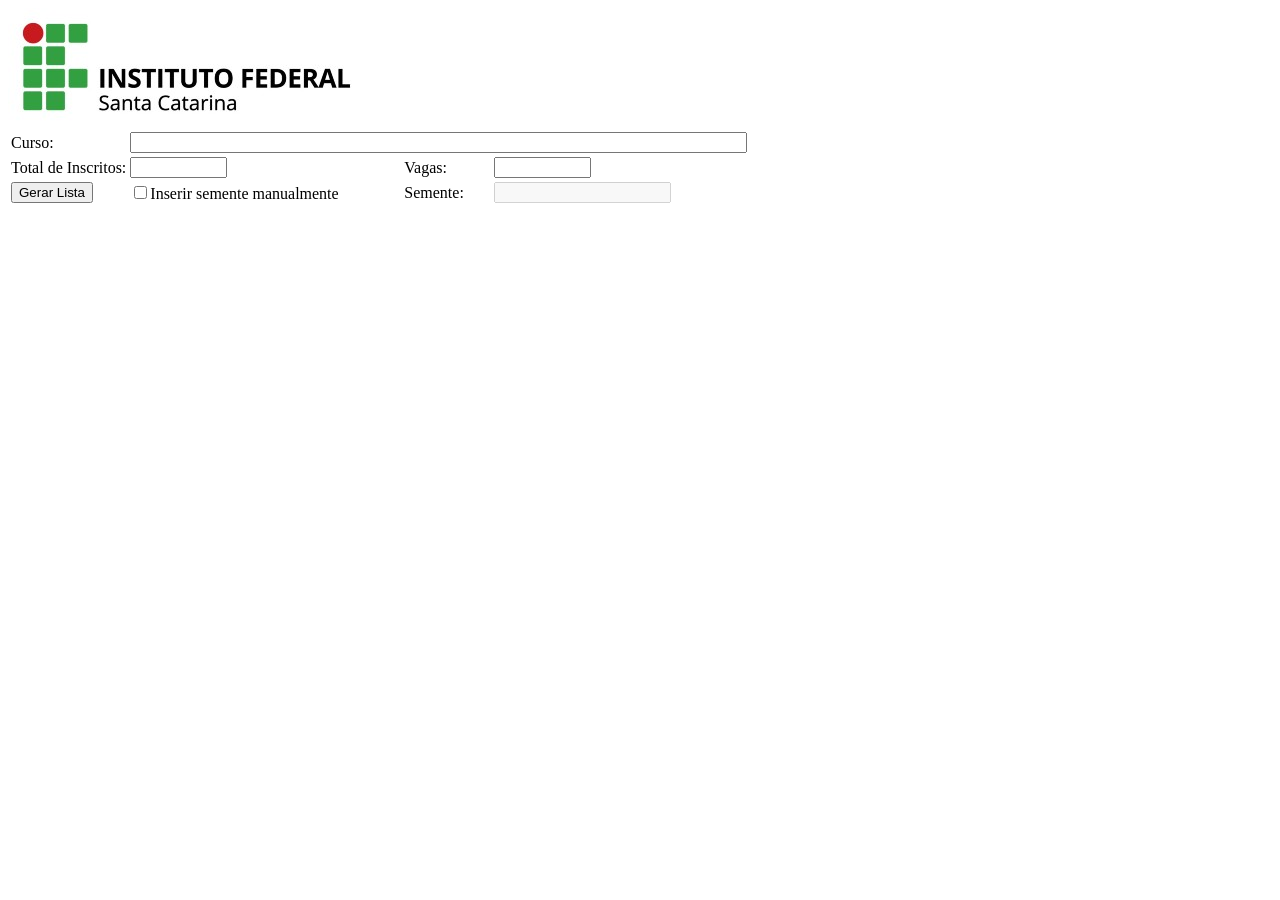
<file: Software sorteio eletrônico/sorteio_eletronico-v.10042012/sorteio auditoria.html>
<!--INSTITUTO FEDERAL DE SANTA CATARINA - DEPARTAMENTO DE INGRESSO-->
<!--Autores: Antonielly Garcia Rodrigues, Alex Helder Cordeiro de Oliveira-->
<!--20/01/2011-->
<!--EM CASO DE AUDITORIA:
Da maneira como este c�digo-fonte se encontra implementado, a semente utilizada na gera��o de n�meros pseudo-aleat�rios � o tempo (quantos milissegundos se passaram desde 1 de Janeiro de 1970 at� o momento em que o bot�o "Gerar lista" foi clicado). Assim, cada vez que se clica no bot�o "Gerar lista", uma lista diferente � gerada, sendo o tempo o fator que torna a lista pseudo-aleat�ria em lista realmente aleat�ria.
Caso deseje verificar a autenticidade da lista impressa publicada usando a semente fixa que aparece ao final dela, siga os seguintes passos:
1) Fa�a busca neste c�digo-fonte por tr�s asteriscos (***), contidos em coment�rios, e siga todas as instru��es de altera��o;
2) Utilize a semente de gera��o de n�meros pseudo-aleat�rios que lhe foi fornecida ao final da lista impressa em papel e assinada pelas testemunhas do processo seletivo;
3) Efetue a compara��o da sa�da do programa com a lista impressa publicada.-->
<?xml version="1.0" encoding="ISO-8859-1" ?>
<!DOCTYPE html PUBLIC "-//W3C//DTD XHTML 1.0 Strict//EN" "http://www.w3.org/TR/xhtml1/DTD/xhtml1-strict.dtd">
<html xmlns="http://www.w3.org/1999/xhtml">
<head>
<meta http-equiv="Content-Type" content="text/html; charset=ISO-8859-1" />
<title>Sorteio Eletr�nico - Instituto Federal de Educa��o, Ci�ncia e Tecnologia de Santa Catarina (IFSC)</title>
<script src=seedrandom.js></script>
<script>

function gereEImprimaResultado() {
	var nomeCurso = document.sorteio.nomeCurso.value;
	var inscritos = document.sorteio.totalInscritos.value;
	var semente;
	if(document.sorteio.sementeManual.checked) {
		semente = parseInt(document.sorteio.semente.value);
	} else {
		semente = new Date().getTime();
	}
	var vagas = document.sorteio.vagas.value;
	var embaralhada = gereListaEmbaralhada(inscritos, semente);
	//var pontoImpressao = //document.sorteio.textArea;
	var pontoImpressao = document.getElementById('resultado');
	imprimaResultado(nomeCurso, semente, embaralhada, vagas, pontoImpressao);
}

function gereListaEmbaralhada(inscritos, semente){
	Math.seedrandom(semente);
	var consumida = new Array(inscritos);
	var resultado = new Array(inscritos);
	for(var i = 0; i < inscritos; i++) {
		consumida[i] = 1+i;
		resultado[i] = 0;
	}

	for(var i = 0; i < inscritos; i++) {
		var aleatorio = Math.floor(Math.random()*inscritos);
		while(consumida[aleatorio] == 0) {
			aleatorio = (1+aleatorio)%inscritos;
		}
		resultado[i] = consumida[aleatorio];
		consumida[aleatorio] = 0;
	}
	
	return resultado;
}

function imprimaResultado(nomeCurso, semente, embaralhada, vagas, pontoImpressao) {
	var conteudo = "";
	conteudo += gereVisualDeCabecalhoDaLista(nomeCurso, semente);
	conteudo += gereVisualDeListaDeSelecionados(embaralhada, vagas);
	conteudo += gereVisualDeCabecalhoDaEspera(nomeCurso);
	conteudo += gereVisualDeListaDeEspera(embaralhada, vagas);
	conteudo += gereVisualDeFim();
	conteudo += gereVisualDeInformacoesTecnicas(semente);
	//pontoImpressao.value = conteudo;
	pontoImpressao.innerHTML = conteudo;
}

function gereVisualDeCabecalhoDaLista(nomeCurso, semente){
	var data = new Date(semente);
	return "Hor�rio do sorteio: " + data.getDate() + "/" + (pad(data.getMonth()+1)) + "/" + pad(data.getFullYear()) + ", " + pad(data.getHours()) + ":" + pad(data.getMinutes()) + ":" + pad(data.getSeconds()) + ".<H1>Lista <b>OFICIAL</b> do sorteio - " + nomeCurso + "</H1><H2>Primeira chamada</H2>";

}

function gereVisualDeListaDeSelecionados(lista, ultimaPosicao){
	var conteudo = "";
	for(var i = 0; i < ultimaPosicao; i++){
		conteudo += "<font size='6'><tt><b>" + lista[i] + "</b>" + padSpaces(lista[i], lista.length) + "(" + (i+1) + "�)</tt></font>";

		if(i < ultimaPosicao - 1){
			conteudo += "<br/>";
		}
	}
	return conteudo;
}

function gereVisualDeCabecalhoDaEspera(nomeCurso){
	return "<H2>Lista de Espera - " + nomeCurso + "</H2>";
}

function gereVisualDeListaDeEspera(lista, ultimaPosicao){
	var conteudo = "";
	for(var i = ultimaPosicao; i < lista.length; i++){
		conteudo += "<font size='5'><tt>" + lista[i] + padSpaces(lista[i], lista.length) + "(" + (parseInt(i)+1) + "�)</tt></font>";

		if(i < lista.length - 1){
			conteudo += "<br/>";
		}
	}
	return conteudo;
}

function gereVisualDeFim() {
	return "<br/><b>FIM.</b>";
}

function gereVisualDeInformacoesTecnicas(semente) {
	var conteudo = "<H3>Informa��es t�cnicas do sistema</H3>";
	conteudo += "<b>platform:</b> " + navigator.platform + "<br/>";
	conteudo += "<b>appName:</b> " + navigator.appName + "<br/>";
	conteudo += "<b>appVersion:</b> " + navigator.appVersion + "<br/>";
	conteudo += "<b>userAgent:</b> " + navigator.userAgent + "<br/>";
	conteudo += "<b>Vers�o deste sistema:</b> 20/01/2011<br/>"
	conteudo += "<b>Semente utilizada:</b> \"" + semente + "\"<br/>";
	return conteudo;
}

function pad(number) {
     return (number < 10 ? '0' : '') + number;
   
}

function padSpaces(atual, maximo) {
     var conteudo = "&nbsp;&nbsp;&nbsp;&nbsp;&nbsp;";
     var espacosExtras = (maximo + "").length-(atual + "").length;

     for(var i = 1; i <= espacosExtras; i++){
        conteudo += "&nbsp;";
     }

     return conteudo;
}

</script>
</head>
<body>
<img src="logo.jpg" />
 <form name="sorteio">
  <table border=0>
   <tr>
    <td>
     Curso: 
    </td>
    <td colspan=3>
    <input type="text" name="nomeCurso" size=75 maxlength=100>
    </td>
   </tr>
   <tr>
    <td>
     Total de Inscritos: 
    </td>
    <td colspan=1>
    <input type="text" name="totalInscritos" size=10 maxlength=5>
    </td>
    <td>
     Vagas: 
    </td>
    <td colspan=2>
    <input type="text" name="vagas" size=10 maxlength=5>
    </td>
   </tr>
   <tr>
    <td>
    <input type="button" value="Gerar Lista" onclick="gereEImprimaResultado()">
    </td>
    <td width=270>
<!--***EM CASO DE AUDITORIA: TROQUE O VALOR DE style DE 'visibility:hidden' para 'visibility:visible', e descomente o texto "Inserir semente manualmente", que aparece abaixo***-->
    <input type="checkbox" name="sementeManual" onclick="document.sorteio.semente.disabled = !this.checked;" style='visibility:visible'>Inserir semente manualmente
    </td>
    <td>
<!--***EM CASO DE AUDITORIA: Descomente o texto "Semente: ", que aparece abaixo***-->
Semente:
    </td>
    <td>
<!--***EM CASO DE AUDITORIA: TROQUE O VALOR DE style DE 'visibility:hidden' para 'visibility:visible'***-->
    <input type="text" name="semente" size=20 maxlength=50 disabled style='visibility:visible'>
    </td>
   </tr>
  </table>
  <p id="resultado"></p>
 <!--<textarea name="textArea" rows=26 cols=92 readonly>
 </textarea>-->
 </form>
</body>
</html>
</file>
<file: styles.css>
/* styles.css */
/* Sistema de Design do IF Baiano para o Sorteio Eletrônico */

:root {
  --primary-color: #3E9A2D;
  --primary-hover: #2E7920;
  --accent-color: #C80710;
  --accent-hover: #9E050C;
  --bg-page: #F4F9F4;
  --bg-card: #FFFFFF;
  --text-color: #262626;
  --text-light: #5A5A5A;
  --border-color: #D2E5D0;
  --border-radius: 12px;
  --border-radius-sm: 6px;
  --shadow: 0 4px 6px -1px rgba(0, 0, 0, 0.1), 0 2px 4px -1px rgba(0, 0, 0, 0.06);
  --shadow-lg: 0 10px 15px -3px rgba(0, 0, 0, 0.1), 0 4px 6px -2px rgba(0, 0, 0, 0.05);
  --font-scale: 1rem;
  --transition: all 0.3s cubic-bezier(0.4, 0, 0.2, 1);
  
  /* Status */
  --color-success: #2E7D32;
  --color-success-bg: #E8F5E9;
  --color-warning: #EF6C00;
  --color-warning-bg: #FFF3E0;
  --color-info: #1565C0;
  --color-info-bg: #E3F2FD;
  --color-danger: #C80710;
  --color-danger-bg: #FDECEC;
}

/* Modo Alto Contraste */
body.high-contrast {
  --primary-color: #00FF00;
  --primary-hover: #00CC00;
  --accent-color: #FF3333;
  --accent-hover: #CC0000;
  --bg-page: #000000;
  --bg-card: #121212;
  --text-color: #FFFFFF;
  --text-light: #DDDDDD;
  --border-color: #FFFFFF;
  --shadow: none;
  --shadow-lg: none;
  --color-success: #00FF00;
  --color-success-bg: #002200;
  --color-warning: #FFFF00;
  --color-warning-bg: #222200;
  --color-info: #00FFFF;
  --color-info-bg: #000022;
  --color-danger: #FF3333;
  --color-danger-bg: #220000;
}

* {
  box-sizing: border-box;
  margin: 0;
  padding: 0;
}

body {
  font-family: 'Outfit', 'Inter', -apple-system, BlinkMacSystemFont, "Segoe UI", Roboto, Helvetica, Arial, sans-serif;
  font-size: var(--font-scale);
  background-color: var(--bg-page);
  color: var(--text-color);
  line-height: 1.5;
  transition: background-color 0.3s, color 0.3s;
  min-height: 100vh;
  display: flex;
  flex-direction: column;
}

/* Acessibilidade - Top Bar */
.accessibility-bar {
  background-color: #262626;
  color: #FFFFFF;
  padding: 8px 16px;
  display: flex;
  justify-content: flex-end;
  gap: 15px;
  align-items: center;
  font-size: 0.85rem;
}

.accessibility-btn {
  background: transparent;
  border: 1px solid #5A5A5A;
  color: #FFFFFF;
  padding: 4px 8px;
  border-radius: var(--border-radius-sm);
  cursor: pointer;
  display: inline-flex;
  align-items: center;
  gap: 5px;
  font-weight: 500;
  transition: var(--transition);
}

.accessibility-btn:hover, .accessibility-btn:focus {
  background-color: #3E9A2D;
  border-color: #3E9A2D;
  outline: none;
}

/* Container Principal */
.app-container {
  max-width: 1100px;
  width: 100%;
  margin: 0 auto;
  padding: 20px 16px;
  flex: 1;
}

/* Header */
.app-header {
  background: var(--bg-card);
  border: 1px solid var(--border-color);
  border-radius: var(--border-radius);
  padding: 24px;
  margin-bottom: 24px;
  display: flex;
  flex-direction: column;
  align-items: center;
  gap: 20px;
  text-align: center;
  box-shadow: var(--shadow);
}

@media (min-width: 768px) {
  .app-header {
    flex-direction: row;
    text-align: left;
    justify-content: space-between;
  }
}

.logo-container img {
  max-height: 80px;
  width: auto;
  object-fit: contain;
}

.header-info {
  flex: 1;
}

.header-info h1 {
  color: var(--primary-color);
  font-size: 1.8rem;
  font-weight: 700;
  margin-bottom: 6px;
  line-height: 1.2;
}

.header-info p {
  color: var(--text-light);
  font-size: 0.95rem;
}

/* Abas (Tabs) */
.tabs-nav {
  display: flex;
  border-bottom: 2px solid var(--border-color);
  margin-bottom: 24px;
  gap: 8px;
}

.tab-link {
  background: none;
  border: none;
  color: var(--text-light);
  padding: 12px 24px;
  font-family: inherit;
  font-size: 1rem;
  font-weight: 600;
  cursor: pointer;
  transition: var(--transition);
  border-bottom: 3px solid transparent;
  margin-bottom: -2px;
  display: flex;
  align-items: center;
  gap: 8px;
}

.tab-link:hover {
  color: var(--primary-color);
}

.tab-link.active {
  color: var(--primary-color);
  border-bottom-color: var(--primary-color);
}

.tab-link:focus {
  outline: 2px solid var(--primary-color);
  outline-offset: -4px;
}

/* Painel de Conteúdo */
.tab-content {
  display: none;
  animation: fadeIn 0.4s ease;
}

.tab-content.active {
  display: block;
}

@keyframes fadeIn {
  from { opacity: 0; transform: translateY(5px); }
  to { opacity: 1; transform: translateY(0); }
}

/* Layout em Grid para Formulários e Painéis */
.dashboard-grid {
  display: grid;
  grid-template-columns: 1fr;
  gap: 24px;
}

@media (min-width: 992px) {
  .dashboard-grid {
    grid-template-columns: 420px 1fr;
  }
}

/* Painéis e Cards */
.card {
  background: var(--bg-card);
  border: 1px solid var(--border-color);
  border-radius: var(--border-radius);
  padding: 24px;
  box-shadow: var(--shadow);
  display: flex;
  flex-direction: column;
  gap: 20px;
  position: relative;
}

.card-title {
  font-size: 1.25rem;
  font-weight: 700;
  color: var(--primary-color);
  border-bottom: 1px solid var(--border-color);
  padding-bottom: 10px;
  margin-bottom: 5px;
  display: flex;
  align-items: center;
  gap: 8px;
}

/* Formulários */
.form-group {
  display: flex;
  flex-direction: column;
  gap: 6px;
}

.form-row-2 {
  display: grid;
  grid-template-columns: 1fr 1fr;
  gap: 15px;
}

label {
  font-size: 0.9rem;
  font-weight: 600;
  color: var(--text-color);
}

.input-help {
  font-size: 0.75rem;
  color: var(--text-light);
  margin-top: -2px;
}

input[type="text"],
input[type="number"],
textarea {
  width: 100%;
  padding: 10px 14px;
  border: 1px solid var(--border-color);
  border-radius: var(--border-radius-sm);
  background-color: var(--bg-page);
  color: var(--text-color);
  font-family: inherit;
  font-size: 0.95rem;
  transition: var(--transition);
}

input[type="text"]:focus,
input[type="number"]:focus,
textarea:focus {
  outline: none;
  border-color: var(--primary-color);
  box-shadow: 0 0 0 3px rgba(62, 154, 45, 0.2);
}

input:disabled,
textarea:disabled {
  opacity: 0.65;
  cursor: not-allowed;
}

/* Checkbox estilizado */
.checkbox-label {
  display: flex;
  align-items: center;
  gap: 8px;
  cursor: pointer;
  font-size: 0.9rem;
  user-select: none;
}

.checkbox-label input[type="checkbox"] {
  width: 16px;
  height: 16px;
  accent-color: var(--primary-color);
  cursor: pointer;
}

/* Botões */
.btn {
  display: inline-flex;
  align-items: center;
  justify-content: center;
  gap: 8px;
  padding: 12px 20px;
  font-family: inherit;
  font-size: 0.95rem;
  font-weight: 600;
  border-radius: var(--border-radius-sm);
  border: none;
  cursor: pointer;
  transition: var(--transition);
  text-decoration: none;
}

.btn-primary {
  background-color: var(--primary-color);
  color: #FFFFFF;
}

.btn-primary:hover {
  background-color: var(--primary-hover);
}

.btn-accent {
  background-color: var(--accent-color);
  color: #FFFFFF;
}

.btn-accent:hover {
  background-color: var(--accent-hover);
}

.btn-outline {
  background-color: transparent;
  border: 1px solid var(--border-color);
  color: var(--text-color);
}

.btn-outline:hover {
  background-color: var(--bg-page);
  border-color: var(--primary-color);
  color: var(--primary-color);
}

.btn:focus {
  outline: 3px solid rgba(62, 154, 45, 0.4);
}

.btn:disabled {
  opacity: 0.5;
  cursor: not-allowed;
}

/* Alertas */
.alert {
  padding: 12px 16px;
  border-radius: var(--border-radius-sm);
  font-size: 0.9rem;
  display: flex;
  align-items: flex-start;
  gap: 10px;
  border: 1px solid transparent;
}

.alert-info {
  background-color: var(--color-info-bg);
  color: var(--color-info);
  border-color: var(--color-info);
}

.alert-success {
  background-color: var(--color-success-bg);
  color: var(--color-success);
  border-color: var(--color-success);
}

.alert-warning {
  background-color: var(--color-warning-bg);
  color: var(--color-warning);
  border-color: var(--color-warning);
}

.alert-danger {
  background-color: var(--color-danger-bg);
  color: var(--color-danger);
  border-color: var(--color-danger);
}

/* Área de Resultados */
.result-header {
  display: flex;
  flex-direction: column;
  gap: 15px;
  border-bottom: 2px solid var(--border-color);
  padding-bottom: 20px;
  margin-bottom: 20px;
}

@media (min-width: 768px) {
  .result-header {
    flex-direction: row;
    justify-content: space-between;
    align-items: center;
  }
}

.result-meta {
  display: flex;
  flex-direction: column;
  gap: 5px;
}

.result-actions {
  display: flex;
  gap: 10px;
  flex-wrap: wrap;
}

.badge {
  display: inline-flex;
  align-items: center;
  padding: 3px 8px;
  border-radius: 12px;
  font-size: 0.75rem;
  font-weight: 600;
  text-transform: uppercase;
}

.badge-primary {
  background-color: var(--color-info-bg);
  color: var(--color-info);
}

.badge-success {
  background-color: var(--color-success-bg);
  color: var(--color-success);
}

.badge-warning {
  background-color: var(--color-warning-bg);
  color: var(--color-warning);
}

.semente-destaque {
  font-size: 0.9rem !important;
  padding: 6px 12px !important;
  border-radius: 6px !important;
  font-family: monospace;
  letter-spacing: 0.5px;
}

.semente-destaque b {
  font-size: 1.15rem;
  margin-left: 5px;
  color: var(--accent-color);
  background-color: rgba(200, 7, 16, 0.08);
  padding: 2px 6px;
  border-radius: 4px;
  border: 1px dashed var(--accent-color);
}

body.high-contrast .semente-destaque b {
  color: var(--primary-color);
  background-color: transparent;
  border-color: var(--primary-color);
}

/* Lista de Sorteados */
.sort-list {
  display: flex;
  flex-direction: column;
  gap: 8px;
  max-height: 500px;
  overflow-y: auto;
  padding-right: 8px;
}

/* Customização Scrollbar */
.sort-list::-webkit-scrollbar {
  width: 6px;
}

.sort-list::-webkit-scrollbar-track {
  background: var(--bg-page);
}

.sort-list::-webkit-scrollbar-thumb {
  background: var(--border-color);
  border-radius: 3px;
}

.sort-list::-webkit-scrollbar-thumb:hover {
  background: var(--primary-color);
}

.sort-item {
  display: flex;
  justify-content: space-between;
  align-items: center;
  padding: 10px 14px;
  border-radius: var(--border-radius-sm);
  background-color: var(--bg-page);
  border: 1px solid var(--border-color);
  font-family: monospace;
  font-size: 1rem;
  transition: var(--transition);
}

.sort-item:hover {
  transform: translateX(4px);
  border-color: var(--primary-color);
}

.sort-position {
  font-weight: 700;
  color: var(--primary-color);
}

.sort-number {
  font-weight: 700;
}

.sort-name {
  flex: 1;
  margin-left: 15px;
  font-family: inherit;
  font-weight: 500;
  text-overflow: ellipsis;
  overflow: hidden;
  white-space: nowrap;
}

.sort-item.selected {
  background-color: var(--color-success-bg);
  border-color: var(--color-success);
}

.sort-item.selected .sort-position {
  color: var(--color-success);
}

.sort-item.waiting {
  background-color: var(--bg-card);
}

.sort-item.waiting .sort-position {
  color: var(--text-light);
}

/* Loader de Embaralhamento */
.loader-overlay {
  position: absolute;
  top: 0;
  left: 0;
  right: 0;
  bottom: 0;
  background-color: rgba(255, 255, 255, 0.85);
  display: flex;
  flex-direction: column;
  justify-content: center;
  align-items: center;
  gap: 15px;
  z-index: 100;
  border-radius: var(--border-radius);
  opacity: 0;
  pointer-events: none;
  transition: opacity 0.3s ease;
}

body.high-contrast .loader-overlay {
  background-color: rgba(0, 0, 0, 0.9);
}

.loader-overlay.active {
  opacity: 1;
  pointer-events: auto;
}

.spinner {
  width: 50px;
  height: 50px;
  border: 5px solid var(--border-color);
  border-top-color: var(--primary-color);
  border-radius: 50%;
  animation: spin 1s linear infinite;
}

@keyframes spin {
  to { transform: rotate(360deg); }
}

.loading-text {
  font-size: 1.1rem;
  font-weight: 700;
  color: var(--primary-color);
}

.loading-subtext {
  font-size: 0.85rem;
  color: var(--text-light);
}

/* Auditoria - Confronto */
.audit-compare-box {
  background-color: var(--bg-page);
  border: 1px dashed var(--primary-color);
  border-radius: var(--border-radius-sm);
  padding: 16px;
  margin-top: 15px;
  display: flex;
  flex-direction: column;
  gap: 12px;
}

/* Footer */
footer {
  text-align: center;
  padding: 24px;
  margin-top: auto;
  border-top: 1px solid var(--border-color);
  color: var(--text-light);
  font-size: 0.85rem;
}

/* Estilos de Impressão (Ata de Sorteio) */
@media print {
  body {
    background-color: #FFFFFF;
    color: #000000;
    font-size: 12pt;
  }
  
  .accessibility-bar,
  .tabs-nav,
  .card:not(.print-visible),
  .accessibility-btn,
  .btn,
  .app-header .header-info p,
  footer {
    display: none !important;
  }
  
  .app-container {
    padding: 0;
    max-width: 100%;
  }

  .app-header {
    border: none;
    box-shadow: none;
    padding: 0;
    margin-bottom: 30px;
    border-bottom: 2px solid #000000;
    display: flex;
    flex-direction: row;
    align-items: center;
    justify-content: space-between;
  }

  .logo-container img {
    max-height: 70px;
  }

  .header-info h1 {
    font-size: 18pt;
    color: #000000;
  }

  .card.print-visible {
    border: none;
    box-shadow: none;
    padding: 0;
  }

  /* Ocultar elementos desnecessários na ata impressa */
  .card.print-visible .card-title,
  .card.print-visible .loader-overlay,
  .card.print-visible #sort-empty-state,
  .card.print-visible .result-actions {
    display: none !important;
  }

  /* Destaque especial da Semente na impressão da Ata */
  .semente-destaque {
    font-size: 11pt !important;
    border: 1px solid #000000 !important;
    padding: 4px 8px !important;
    display: inline-block !important;
    background: #EEEEEE !important;
    color: #000000 !important;
    border-radius: 4px !important;
    page-break-inside: avoid;
  }
  
  .semente-destaque b {
    font-size: 13pt !important;
    font-weight: bold !important;
    color: #000000 !important;
    background: transparent !important;
    border: none !important;
    padding: 0 !important;
  }

  .sort-list {
    max-height: none;
    overflow: visible;
  }

  .sort-item {
    border: none;
    border-bottom: 1px solid #CCCCCC;
    background: transparent !important;
    padding: 6px 0;
    font-size: 10pt;
    page-break-inside: avoid;
  }

  .sort-item.selected {
    color: #000000;
    font-weight: bold;
  }
}



/* ==========================================================================
   LOADING COM LOGO VERTICAL DO IF BAIANO - ANIMADO LIQUIDO (MASTER DICOM)
   ========================================================================== */
.loading-overlay {
    position: fixed;
    top: 0;
    left: 0;
    width: 100%;
    height: 100%;
    background-color: var(--brand-light-green, #F4F9F4);
    display: none;
    flex-direction: column;
    justify-content: center;
    align-items: center;
    z-index: 999999;
    opacity: 0;
    visibility: hidden;
    transition: opacity 0.4s ease, visibility 0.4s ease;
    backdrop-filter: blur(8px);
    -webkit-backdrop-filter: blur(8px);
}

.loader-container {
    text-align: center;
    display: flex;
    flex-direction: column;
    align-items: center;
    gap: 24px;
}

.loader-logo-wrapper {
    position: relative;
    width: 140px;
    height: 160px;
    display: flex;
    align-items: center;
    justify-content: center;
    margin-bottom: 8px;
}

.loader-logo-bg {
    position: absolute;
    height: 160px;
    width: auto;
    object-fit: contain;
    filter: brightness(0) opacity(0.12);
}

.loader-logo-fill {
    position: absolute;
    height: 160px;
    width: auto;
    object-fit: contain;
    clip-path: inset(100% 0 0 0);
    animation: fill-liquid 3.5s infinite cubic-bezier(0.4, 0, 0.2, 1);
}

@keyframes fill-liquid {
    0% {
        clip-path: inset(100% 0 0 0);
    }
    80%, 100% {
        clip-path: inset(0 0 0 0);
    }
}

.loader-bar {
    width: 200px;
    height: 4px;
    background-color: #cbd5e1;
    border-radius: 10px;
    overflow: hidden;
    border: 1px solid rgba(0, 0, 0, 0.05);
}

.loader-progress {
    width: 40%;
    height: 100%;
    background-color: var(--brand-primary, #3E9A2D);
    border-radius: 10px;
    animation: slide-progress 1.5s infinite ease-in-out;
}

@keyframes slide-progress {
    0% { margin-left: -40%; }
    50% { margin-left: 100%; }
    100% { margin-left: -40%; }
}

.loader-text {
    font-size: 11px;
    font-weight: 700;
    color: var(--brand-secondary, #2E7D22);
    letter-spacing: 0.08em;
    text-transform: uppercase;
    animation: pulse-text 1.5s infinite ease-in-out;
}

@keyframes pulse-text {
    0%, 100% { opacity: 0.5; }
    50% { opacity: 1; }
}

body.high-contrast .loading-overlay {
    background-color: #000000 !important;
}

body.high-contrast .loader-logo-bg {
    filter: brightness(0) invert(1) opacity(0.25) !important;
}

body.high-contrast .loader-bar {
    background-color: #222222 !important;
    border-color: #FFD700 !important;
}

body.high-contrast .loader-progress {
    background-color: #FFD700 !important;
}

body.high-contrast .loader-text {
    color: #FFD700 !important;
}

@media print {
    .loading-overlay {
        display: none !important;
    }
}

/* ===================== Lista de nomes a partir de arquivo (01/10/2026) ===================== */

/* Esconde o campo de arquivo nativo sem tirá-lo da navegação por teclado */
.visualmente-oculto {
  position: absolute;
  width: 1px;
  height: 1px;
  padding: 0;
  margin: -1px;
  overflow: hidden;
  clip: rect(0, 0, 0, 0);
  white-space: nowrap;
  border: 0;
}

.arquivo-lista {
  display: flex;
  flex-direction: column;
  align-items: flex-start;
  gap: 6px;
  margin-top: 6px;
}

.arquivo-lista label.btn {
  cursor: pointer;
  font-weight: 600;
}

.visualmente-oculto:focus-visible + label.btn {
  outline: 3px solid var(--primary-color);
  outline-offset: 2px;
}

#sort-arquivo-status {
  width: 100%;
}

#sort-arquivo-status .alert {
  word-break: break-word;
}

/* Nota da aba de auditoria com link para o tutorial */
.nota-auditoria {
  margin: 12px 0 4px;
  font-size: 0.88rem;
  line-height: 1.6;
  color: var(--text-color);
}

.link-tutorial {
  display: inline-block;
  margin-top: 4px;
  font-weight: 700;
  color: var(--primary-hover);
  text-decoration: underline;
  text-underline-offset: 3px;
}

.link-tutorial:hover,
.link-tutorial:focus-visible {
  color: var(--accent-color);
  outline: 2px solid currentColor;
  outline-offset: 2px;
  border-radius: 2px;
}

body.high-contrast .link-tutorial {
  color: #FFD700;
}

/* ===================== Página do tutorial de auditoria ===================== */

.tutorial {
  display: grid;
  gap: 20px;
  margin-bottom: 30px;
}

.tutorial .card h2 {
  font-size: 1.35rem;
  margin-bottom: 12px;
  color: var(--primary-hover);
}

.tutorial p,
.tutorial li {
  font-size: 1rem;
  line-height: 1.7;
}

.tutorial p + p {
  margin-top: 10px;
}

.tutorial ol,
.tutorial ul {
  padding-left: 1.4rem;
  display: grid;
  gap: 8px;
}

.tutorial code,
.tutorial .exemplo {
  font-family: Consolas, 'Courier New', monospace;
  font-size: 0.92rem;
  background-color: var(--bg-page);
  border: 1px solid var(--border-color);
  border-radius: var(--border-radius-sm);
}

.tutorial code {
  padding: 1px 6px;
}

.tutorial .exemplo {
  display: block;
  padding: 12px 14px;
  margin: 10px 0;
  white-space: pre-wrap;
  overflow-x: auto;
}

.tutorial-topo {
  display: flex;
  flex-wrap: wrap;
  align-items: center;
  justify-content: space-between;
  gap: 12px;
  margin-bottom: 20px;
}

/* Exemplo lado a lado: ata, auditoria e lista publicada */
.tutorial-cruzamento {
  display: grid;
  grid-template-columns: repeat(auto-fit, minmax(220px, 1fr));
  gap: 12px;
  margin: 12px 0;
}

.tutorial-cruzamento > div {
  border: 1px solid var(--border-color);
  border-radius: var(--border-radius-sm);
  padding: 12px 14px;
  background-color: var(--bg-page);
}

.tutorial-cruzamento .rotulo {
  display: block;
  font-size: 0.75rem;
  font-weight: 700;
  letter-spacing: 0.06em;
  text-transform: uppercase;
  color: var(--text-light);
  margin-bottom: 6px;
}

.tutorial-tabela {
  width: 100%;
  border-collapse: collapse;
  margin-top: 8px;
  font-size: 0.95rem;
}

.tutorial-tabela th,
.tutorial-tabela td {
  text-align: left;
  padding: 10px 8px;
  border-bottom: 1px solid var(--border-color);
  vertical-align: top;
}

.tutorial-tabela th {
  font-weight: 700;
}

@media (max-width: 600px) {
  .tutorial-tabela,
  .tutorial-tabela tbody,
  .tutorial-tabela tr,
  .tutorial-tabela td {
    display: block;
    width: 100%;
  }

  .tutorial-tabela thead {
    display: none;
  }

  .tutorial-tabela td:first-child {
    font-weight: 700;
    border-bottom: none;
    padding-bottom: 2px;
  }
}

@media print {
  .tutorial-topo .btn {
    display: none !important;
  }
}
</file>
